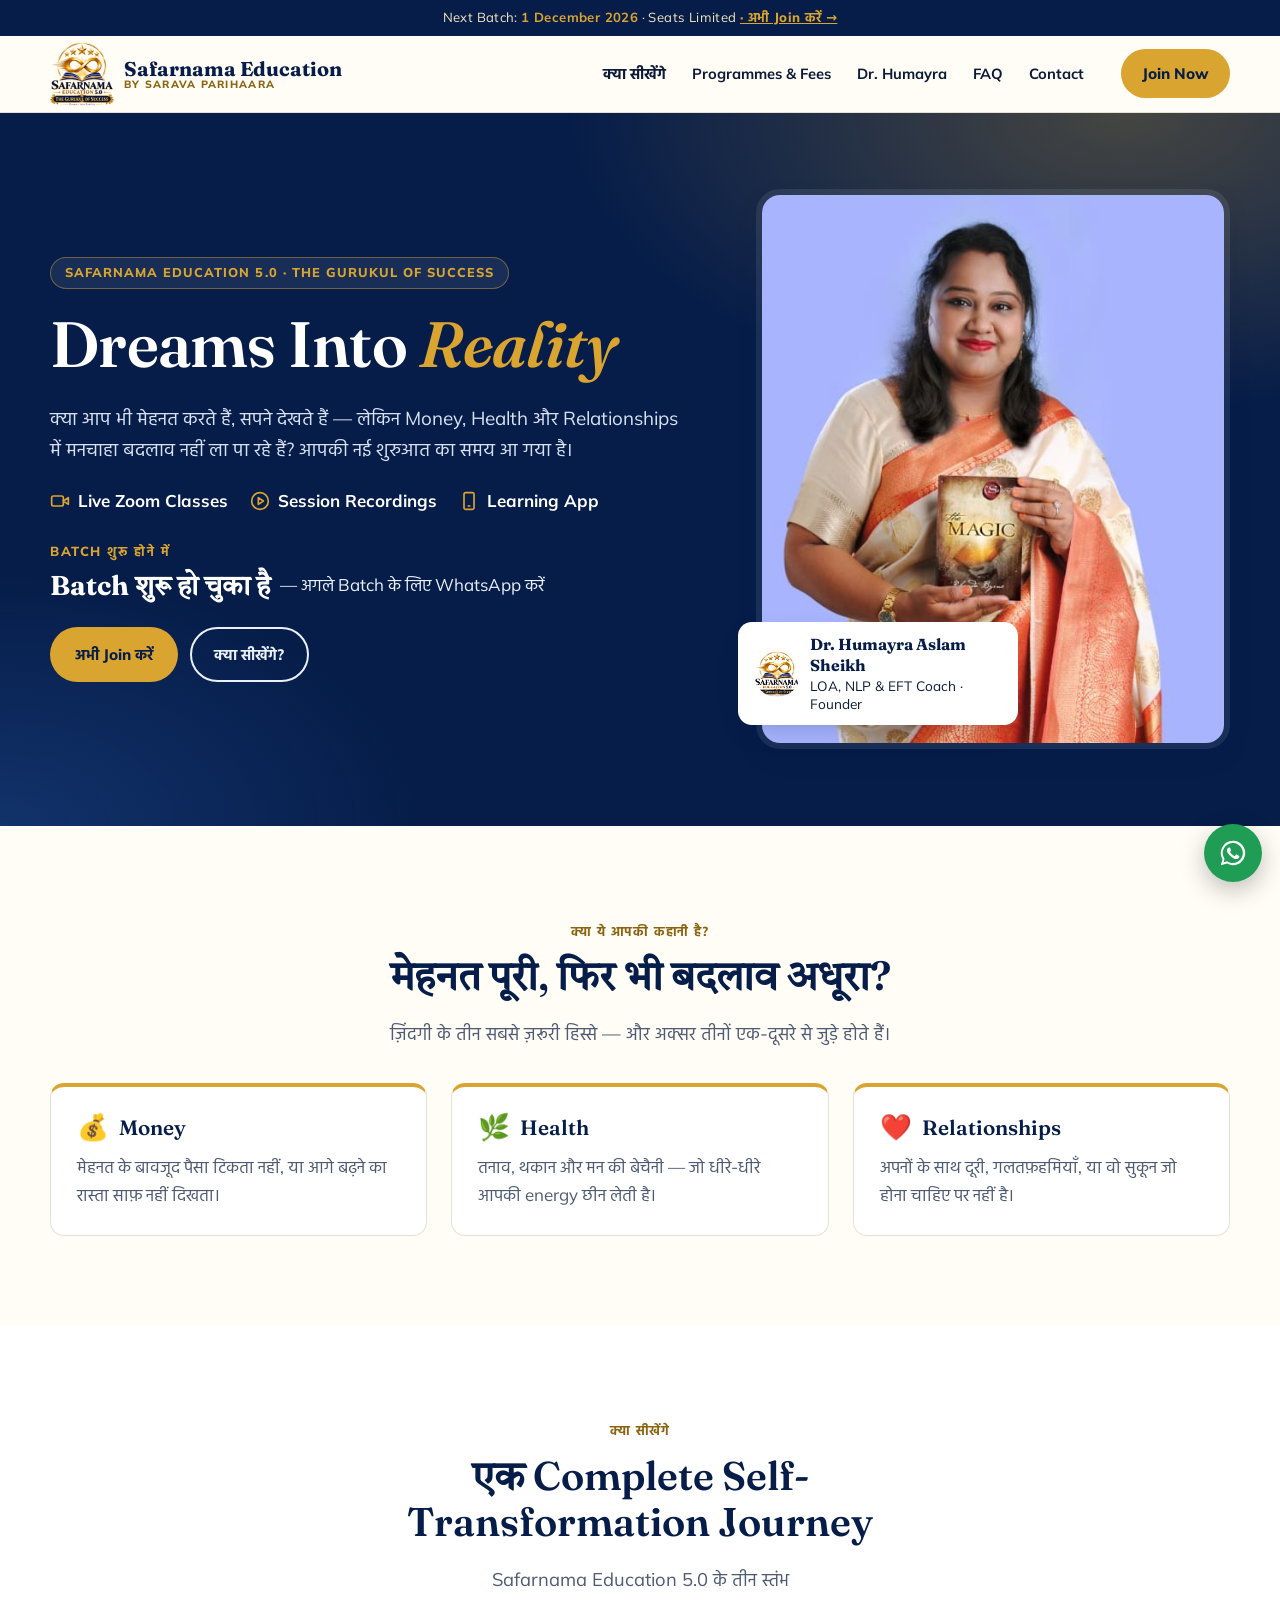
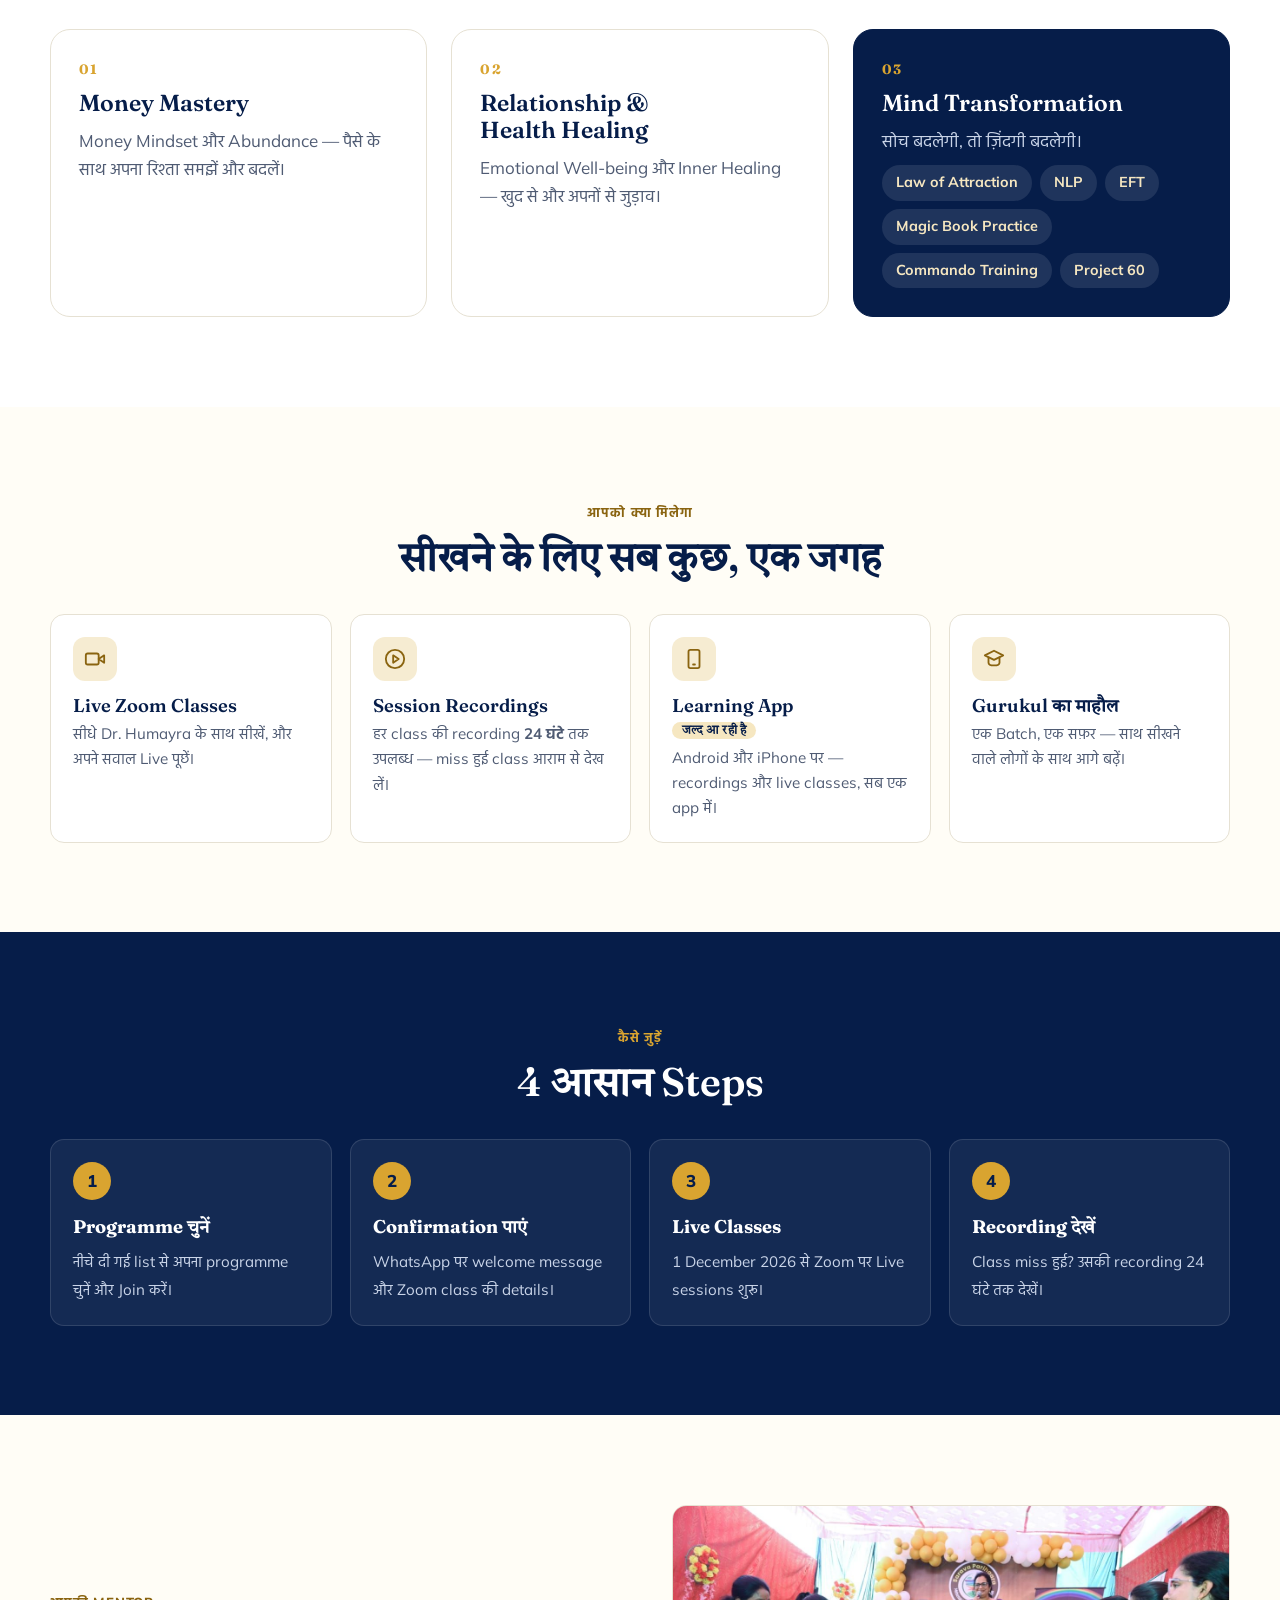
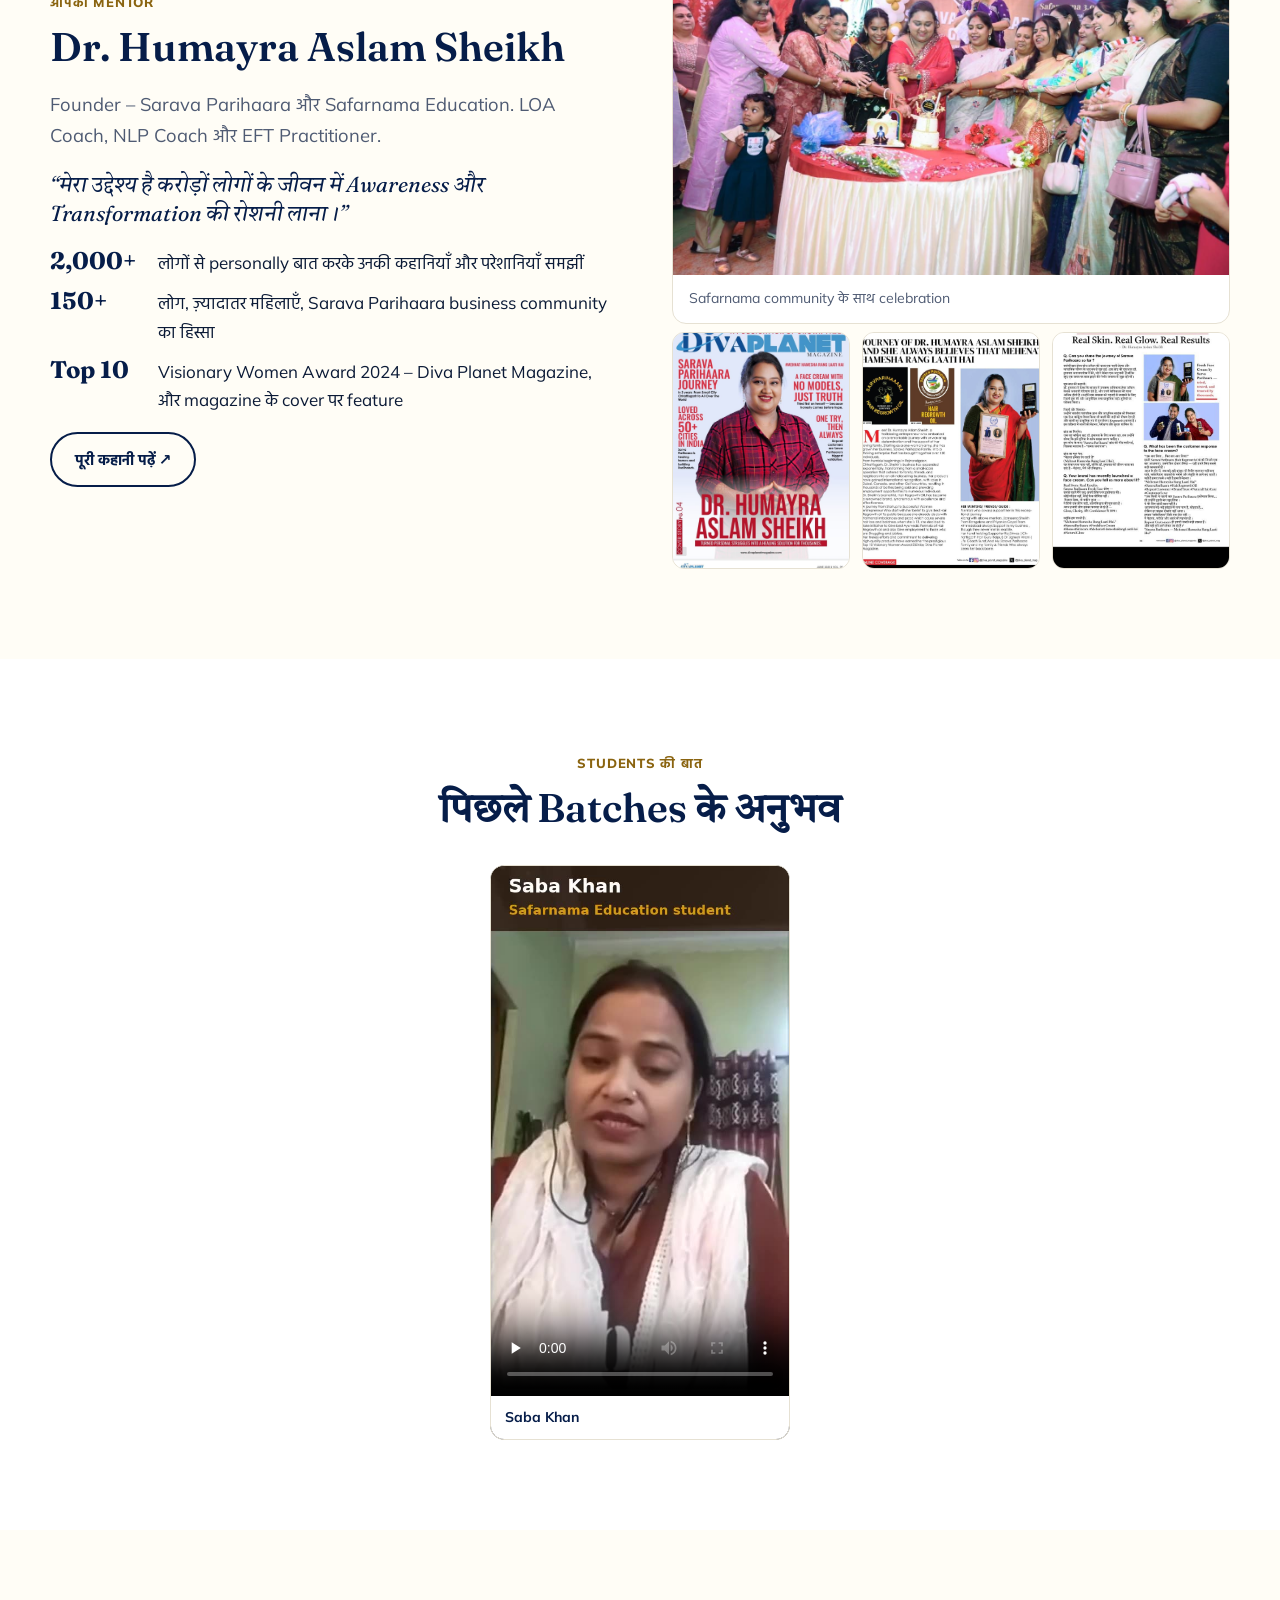
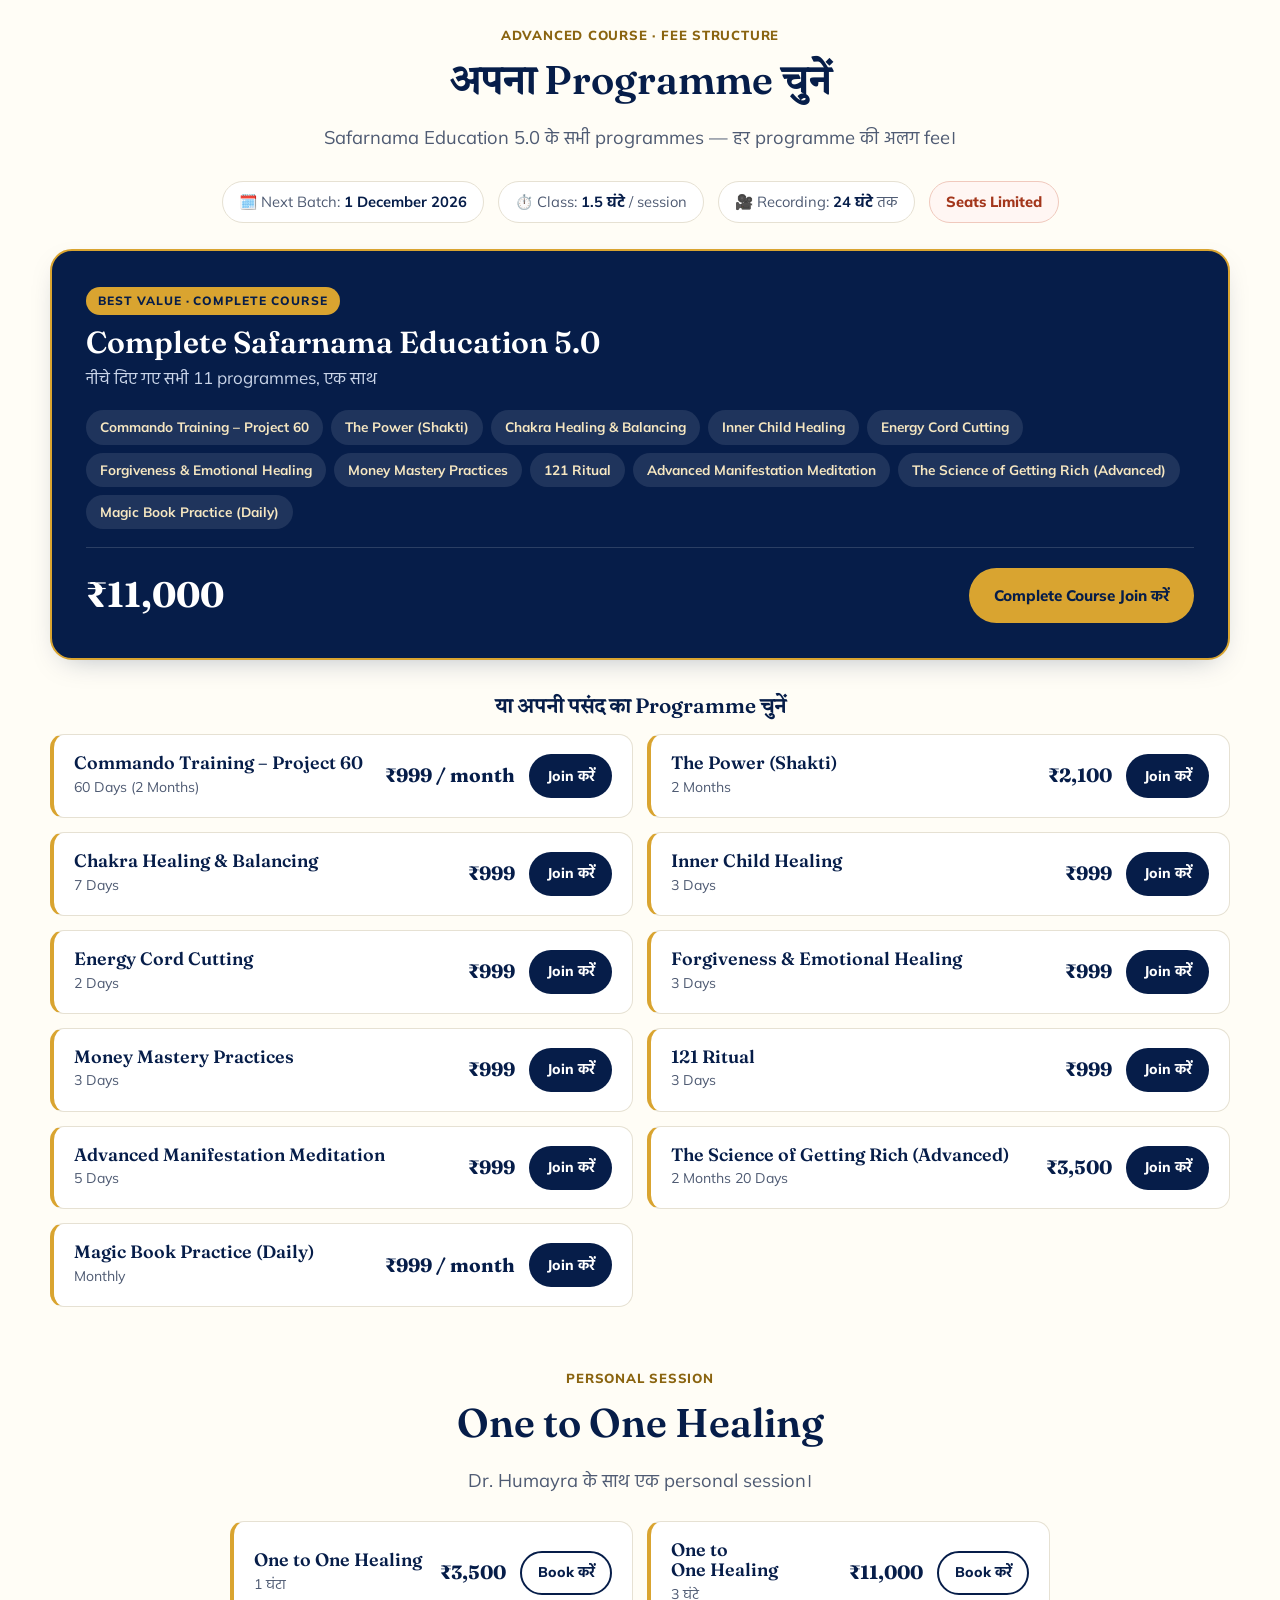
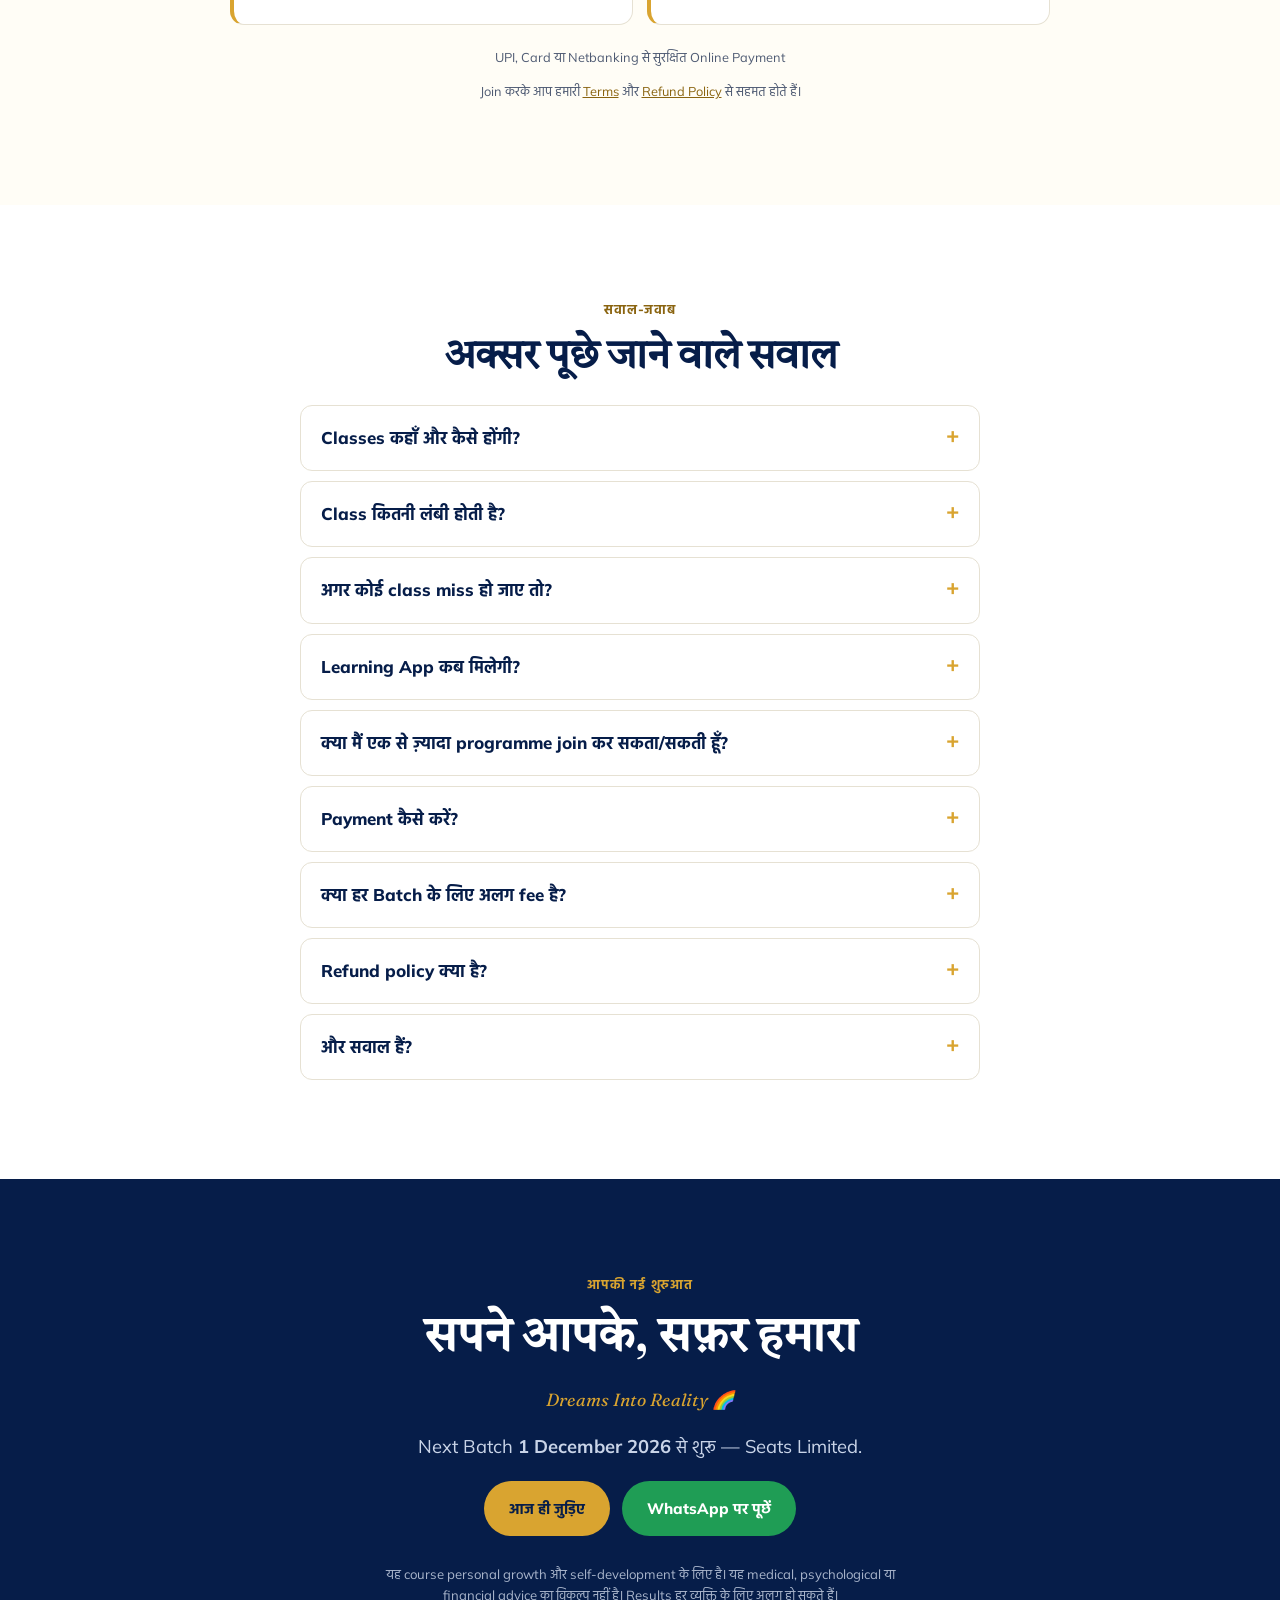
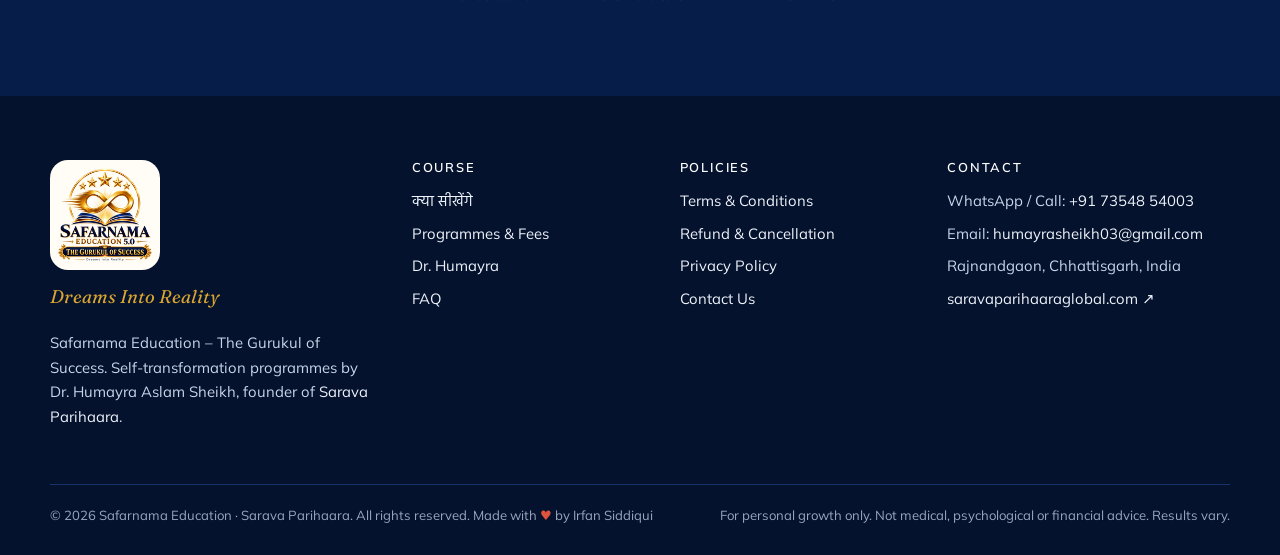
<file: index.html>
<!DOCTYPE html>
<html lang="hi">
<head>
<meta charset="utf-8">
<meta name="viewport" content="width=device-width, initial-scale=1">
<title>Safarnama Education 5.0 – LOA &amp; Healing Course | Dr. Humayra</title>
<meta name="description" content="Dr. Humayra Aslam Sheikh के साथ Live Zoom classes – Money Mastery, Law of Attraction, NLP, EFT और Healing programmes. Next batch 1 December 2026.">
<link rel="canonical" href="https://safarnama.club/">
<meta property="og:type" content="website">
<meta property="og:site_name" content="Safarnama Education">
<meta property="og:title" content="Safarnama Education 5.0 – The Gurukul of Success">
<meta property="og:description" content="Dreams Into Reality – Money Mastery, Law of Attraction, NLP, EFT और Healing programmes. Live Zoom classes with Dr. Humayra Aslam Sheikh. Next batch 1 Dec 2026.">
<meta property="og:image:width" content="1200">
<meta property="og:image:height" content="630">
<meta property="og:locale" content="hi_IN">
<meta property="og:url" content="https://safarnama.club/">
<meta property="og:image" content="https://safarnama.club/assets/img/og-image.jpg">
<meta name="twitter:card" content="summary_large_image">
<meta name="theme-color" content="#061d49">
<link rel="icon" type="image/png" href="favicon.png?v=3">
<link rel="apple-touch-icon" href="/assets/favicon.png?v=3">
<link rel="preconnect" href="https://fonts.googleapis.com">
<link rel="preconnect" href="https://fonts.gstatic.com" crossorigin>
<link href="https://fonts.googleapis.com/css2?family=Fraunces:ital,opsz,wght@0,9..144,500;0,9..144,600;0,9..144,700;1,9..144,500&family=Mulish:wght@400;600;700;800&family=Hind:wght@400;500;600;700&family=Tiro+Devanagari+Hindi:ital@0;1&display=swap" rel="stylesheet">
<link rel="stylesheet" href="assets/css/style.css?v=20261123b">
<link rel="stylesheet" href="assets/css/course.css?v=20261123b">
<script type="application/ld+json">
{"@context": "https://schema.org", "@graph": [{"@type": "EducationalOrganization", "@id": "https://safarnama.club/#org", "name": "Safarnama Education", "alternateName": "Safarnama Education 5.0 – The Gurukul of Success", "url": "https://safarnama.club/", "logo": "https://safarnama.club/assets/img/safarnama-logo.png", "founder": {"@type": "Person", "name": "Dr. Humayra Aslam Sheikh", "url": "https://saravaparihaaraglobal.com/founder.html"}, "parentOrganization": {"@type": "Organization", "name": "Sarava Parihaara", "url": "https://saravaparihaaraglobal.com/"}, "address": {"@type": "PostalAddress", "addressLocality": "Rajnandgaon", "addressRegion": "Chhattisgarh", "addressCountry": "IN"}, "contactPoint": {"@type": "ContactPoint", "telephone": "+91-73548-54003", "contactType": "customer support", "availableLanguage": ["Hindi", "English"]}}, {"@type": "WebSite", "@id": "https://safarnama.club/#website", "url": "https://safarnama.club/", "name": "Safarnama Education", "inLanguage": "hi", "publisher": {"@id": "https://safarnama.club/#org"}}, {"@type": "Course", "@id": "https://safarnama.club/#course", "name": "Safarnama Education 5.0 – The Gurukul of Success", "description": "Self-transformation programmes: Money Mastery, Law of Attraction, NLP, EFT, Chakra Healing, Inner Child Healing and more, with live Zoom classes.", "inLanguage": "hi", "provider": {"@id": "https://safarnama.club/#org"}, "instructor": {"@type": "Person", "name": "Dr. Humayra Aslam Sheikh"}, "offers": {"@type": "Offer", "category": "Paid", "price": "11000", "priceCurrency": "INR", "url": "https://safarnama.club/#join"}, "hasCourseInstance": {"@type": "CourseInstance", "courseMode": "Online", "startDate": "2026-12-01", "location": {"@type": "VirtualLocation", "url": "https://safarnama.club/"}}, "syllabusSections": [{"@type": "Syllabus", "name": "Commando Training – Project 60"}, {"@type": "Syllabus", "name": "The Power (Shakti)"}, {"@type": "Syllabus", "name": "Chakra Healing & Balancing"}, {"@type": "Syllabus", "name": "Inner Child Healing"}, {"@type": "Syllabus", "name": "Energy Cord Cutting"}, {"@type": "Syllabus", "name": "Forgiveness & Emotional Healing"}, {"@type": "Syllabus", "name": "Money Mastery Practices"}, {"@type": "Syllabus", "name": "121 Ritual"}, {"@type": "Syllabus", "name": "Advanced Manifestation Meditation"}, {"@type": "Syllabus", "name": "The Science of Getting Rich (Advanced)"}, {"@type": "Syllabus", "name": "Magic Book Practice"}]}]}
</script>
</head>
<body class="course" data-course-page>
<a href="#main" class="hp">Skip to content</a>
<div class="topbar">Next Batch: <b data-batch-date>1 December 2026</b> · <span data-seats>Seats Limited</span> <a href="#join">· अभी Join करें →</a></div>
<header class="site-header">
 <div class="wrap nav">
  <a class="brand" href="#main" aria-label="Safarnama Education home"><img src="assets/img/safarnama-logo-180.png" alt="" width="64" height="64"><span>Safarnama Education<small>by Sarava Parihaara</small></span></a>
  <button class="burger" aria-label="Open menu" aria-expanded="false" aria-controls="menu"><svg width="26" height="26" viewBox="0 0 24 24" fill="none" stroke="currentColor" stroke-width="2.2" stroke-linecap="round"><path d="M4 7h16M4 12h16M4 17h16"/></svg></button>
  <ul class="menu" id="menu">
   <li><a href="#curriculum">क्या सीखेंगे</a></li><li><a href="#join">Programmes &amp; Fees</a></li><li><a href="#founder">Dr. Humayra</a></li><li><a href="#faq">FAQ</a></li><li><a href="contact.html">Contact</a></li>
  </ul>
  <a class="btn btn-gold" href="#join">Join Now</a>
 </div>
</header>
<main id="main">

<!-- HERO -->
<section class="c-hero"><div class="wrap hero-grid">
 <div>
  <h1><span class="kicker">Safarnama Education 5.0 · The Gurukul of Success</span>Dreams Into <em>Reality</em></h1>
  <p class="lead">क्या आप भी मेहनत करते हैं, सपने देखते हैं — लेकिन Money, Health और Relationships में मनचाहा बदलाव नहीं ला पा रहे हैं? आपकी नई शुरुआत का समय आ गया है।</p>
  <ul class="hero-facts">
   <li><svg viewBox="0 0 24 24" fill="none" stroke="currentColor" stroke-width="2" stroke-linecap="round" stroke-linejoin="round"><path d="m22 8-6 4 6 4V8Z"/><rect x="2" y="6" width="14" height="12" rx="2"/></svg>Live Zoom Classes</li>
   <li><svg viewBox="0 0 24 24" fill="none" stroke="currentColor" stroke-width="2" stroke-linecap="round" stroke-linejoin="round"><circle cx="12" cy="12" r="10"/><path d="m10 8 6 4-6 4V8Z"/></svg>Session Recordings</li>
   <li><svg viewBox="0 0 24 24" fill="none" stroke="currentColor" stroke-width="2" stroke-linecap="round" stroke-linejoin="round"><rect x="6" y="2" width="12" height="20" rx="2"/><path d="M11 18h2"/></svg>Learning App</li>
  </ul>
  <p class="cd-label">Batch शुरू होने में</p>
  <div class="countdown" data-countdown aria-live="off"></div>
  <div class="btn-row" style="margin-top:26px"><a class="btn btn-gold" data-join href="#join">अभी Join करें</a><a class="btn btn-ghost" href="#curriculum">क्या सीखेंगे?</a></div>
 </div>
 <div class="hero-art">
  <img src="assets/img/founder-safarnama.jpg" alt="Dr. Humayra Aslam Sheikh holding the book The Magic" width="540" height="806">
  <div class="hero-badge"><img src="assets/img/safarnama-logo-180.png" alt=""><p><b>Dr. Humayra Aslam Sheikh</b>LOA, NLP &amp; EFT Coach · Founder</p></div>
 </div>
</div></section>

<!-- SPECIAL EVENT (from course-config.js) -->
<section class="section alt event-sec" data-event hidden></section>

<!-- PAIN -->
<section class="section"><div class="wrap">
 <div class="center narrow" style="margin:0 auto 34px"><span class="eyebrow">क्या ये आपकी कहानी है?</span><h2>मेहनत पूरी, फिर भी बदलाव अधूरा?</h2><p class="lead">ज़िंदगी के तीन सबसे ज़रूरी हिस्से — और अक्सर तीनों एक-दूसरे से जुड़े होते हैं।</p></div>
 <div class="grid g3">
  <div class="pain"><h3><span class="emo" aria-hidden="true">💰</span>Money</h3><p>मेहनत के बावजूद पैसा टिकता नहीं, या आगे बढ़ने का रास्ता साफ़ नहीं दिखता।</p></div>
  <div class="pain"><h3><span class="emo" aria-hidden="true">🌿</span>Health</h3><p>तनाव, थकान और मन की बेचैनी — जो धीरे-धीरे आपकी energy छीन लेती है।</p></div>
  <div class="pain"><h3><span class="emo" aria-hidden="true">❤️</span>Relationships</h3><p>अपनों के साथ दूरी, गलतफ़हमियाँ, या वो सुकून जो होना चाहिए पर नहीं है।</p></div>
 </div>
</div></section>

<!-- CURRICULUM -->
<section class="section alt" id="curriculum"><div class="wrap">
 <div class="center narrow" style="margin:0 auto 34px"><span class="eyebrow">क्या सीखेंगे</span><h2>एक Complete Self-Transformation Journey</h2><p class="lead">Safarnama Education 5.0 के तीन स्तंभ</p></div>
 <div class="grid g3">
  <div class="pillar"><span class="num">01</span><h3>Money Mastery</h3><p>Money Mindset और Abundance — पैसे के साथ अपना रिश्ता समझें और बदलें।</p></div>
  <div class="pillar"><span class="num">02</span><h3>Relationship &amp; Health Healing</h3><p>Emotional Well-being और Inner Healing — खुद से और अपनों से जुड़ाव।</p></div>
  <div class="pillar feature"><span class="num">03</span><h3>Mind Transformation</h3><p>सोच बदलेगी, तो ज़िंदगी बदलेगी।</p>
   <div class="ingredients"><span>Law of Attraction</span><span>NLP</span><span>EFT</span><span>Magic Book Practice</span><span>Commando Training</span><span>Project 60</span></div></div>
 </div>
</div></section>

<!-- WHAT YOU GET -->
<section class="section"><div class="wrap">
 <div class="center narrow" style="margin:0 auto 34px"><span class="eyebrow">आपको क्या मिलेगा</span><h2>सीखने के लिए सब कुछ, एक जगह</h2></div>
 <div class="gets">
  <div class="get"><div class="icon" aria-hidden="true"><svg viewBox="0 0 24 24" fill="none" stroke="currentColor" stroke-width="2" stroke-linecap="round" stroke-linejoin="round"><path d="m22 8-6 4 6 4V8Z"/><rect x="2" y="6" width="14" height="12" rx="2"/></svg></div><h3>Live Zoom Classes</h3><p>सीधे Dr. Humayra के साथ सीखें, और अपने सवाल Live पूछें।</p></div>
  <div class="get"><div class="icon" aria-hidden="true"><svg viewBox="0 0 24 24" fill="none" stroke="currentColor" stroke-width="2" stroke-linecap="round" stroke-linejoin="round"><circle cx="12" cy="12" r="10"/><path d="m10 8 6 4-6 4V8Z"/></svg></div><h3>Session Recordings</h3><p>हर class की recording <b data-recording-access>24 घंटे</b> तक उपलब्ध — miss हुई class आराम से देख लें।</p></div>
  <div class="get"><div class="icon" aria-hidden="true"><svg viewBox="0 0 24 24" fill="none" stroke="currentColor" stroke-width="2" stroke-linecap="round" stroke-linejoin="round"><rect x="6" y="2" width="12" height="20" rx="2"/><path d="M11 18h2"/></svg></div><h3>Learning App <span class="soon-tag">जल्द आ रही है</span></h3><p>Android और iPhone पर — recordings और live classes, सब एक app में।</p></div>
  <div class="get"><div class="icon" aria-hidden="true"><svg viewBox="0 0 24 24" fill="none" stroke="currentColor" stroke-width="2" stroke-linecap="round" stroke-linejoin="round"><path d="M12 3 2 8l10 5 10-5-10-5Z"/><path d="M6 10.5V16c0 1.7 2.7 3 6 3s6-1.3 6-3v-5.5"/></svg></div><h3>Gurukul का माहौल</h3><p>एक Batch, एक सफ़र — साथ सीखने वाले लोगों के साथ आगे बढ़ें।</p></div>
 </div>
</div></section>

<!-- HOW IT WORKS -->
<section class="section dark" id="how"><div class="wrap">
 <div class="center narrow" style="margin:0 auto 34px"><span class="eyebrow">कैसे जुड़ें</span><h2>4 आसान Steps</h2></div>
 <ol class="flow">
  <li><b>Programme चुनें</b><span>नीचे दी गई list से अपना programme चुनें और Join करें।</span></li>
  <li><b>Confirmation पाएं</b><span>WhatsApp पर welcome message और Zoom class की details।</span></li>
  <li><b>Live Classes</b><span><span data-batch-date>1 December 2026</span> से Zoom पर Live sessions शुरू।</span></li>
  <li><b>Recording देखें</b><span>Class miss हुई? उसकी recording 24 घंटे तक देखें।</span></li>
 </ol>
</div></section>

<!-- FOUNDER -->
<section class="section" id="founder"><div class="wrap split">
 <div>
  <span class="eyebrow">आपकी Mentor</span>
  <h2>Dr. Humayra Aslam Sheikh</h2>
  <p class="lead">Founder – Sarava Parihaara और Safarnama Education. LOA Coach, NLP Coach और EFT Practitioner.</p>
  <p class="quote" style="font-size:1.35rem">“मेरा उद्देश्य है करोड़ों लोगों के जीवन में Awareness और Transformation की रोशनी लाना।”</p>
  <ul class="creds">
   <li><b>2,000+</b><span>लोगों से personally बात करके उनकी कहानियाँ और परेशानियाँ समझीं</span></li>
   <li><b>150+</b><span>लोग, ज़्यादातर महिलाएँ, Sarava Parihaara business community का हिस्सा</span></li>
   <li><b>Top 10</b><span>Visionary Women Award 2024 – Diva Planet Magazine, और magazine के cover पर feature</span></li>
  </ul>
  <a class="btn btn-ghost" href="https://saravaparihaaraglobal.com/founder.html" target="_blank" rel="noopener">पूरी कहानी पढ़ें ↗</a>
 </div>
 <div>
  <figure class="tile"><img src="assets/img/community.jpg" alt="Dr. Humayra with the Safarnama community at a celebration" loading="lazy" width="1280" height="851"><figcaption>Safarnama community के साथ celebration</figcaption></figure>
  <div class="press">
   <img src="assets/img/press-cover.jpg" alt="Diva Planet magazine cover featuring Dr. Humayra" loading="lazy">
   <img src="assets/img/press-article.jpg" alt="Diva Planet feature article" loading="lazy">
   <img src="assets/img/press-hindi.jpg" alt="Hindi interview feature" loading="lazy">
  </div>
 </div>
</div></section>

<!-- TESTIMONIALS (hidden until added in course-config.js) -->
<section class="section alt" id="reviews" data-testimonials hidden><div class="wrap">
 <div class="center narrow" style="margin:0 auto 34px"><span class="eyebrow">Students की बात</span><h2>पिछले Batches के अनुभव</h2></div>
 <div class="t-wrap">
  <div class="t-grid" data-t-text></div>
  <div class="t-grid" data-t-shots></div>
  <div class="videos" data-t-videos></div>
 </div>
</div></section>

<!-- PROGRAMMES & FEES -->
<section class="section" id="join"><div class="wrap">
 <div class="center narrow" style="margin:0 auto 28px"><span class="eyebrow">Advanced Course · Fee Structure</span><h2>अपना Programme चुनें</h2><p class="lead">Safarnama Education 5.0 के सभी programmes — हर programme की अलग fee।</p></div>
 <div class="batch-strip">
  <span>🗓️ Next Batch: <b data-batch-date>1 December 2026</b></span>
  <span>⏱️ Class: <b data-class-duration>1.5 घंटे</b> / session</span>
  <span>🎥 Recording: <b data-recording-access>24 घंटे</b> तक</span>
  <span class="seats" data-seats>Seats Limited</span>
 </div>
 <div data-bundle></div>
 <h3 class="center" style="margin:34px 0 16px">या अपनी पसंद का Programme चुनें</h3>
 <div class="progs" data-programmes></div>
 <div class="center narrow" style="margin:56px auto 24px"><span class="eyebrow">Personal Session</span><h2>One to One Healing</h2><p class="lead">Dr. Humayra के साथ एक personal session।</p></div>
 <div class="progs two" data-one-to-one></div>
 <p class="small center" data-pay-note style="margin-top:22px"></p>
 <p class="small center">Join करके आप हमारी <a href="terms.html">Terms</a> और <a href="refund-policy.html">Refund Policy</a> से सहमत होते हैं।</p>
</div></section>

<!-- FAQ -->
<section class="section alt" id="faq"><div class="wrap narrow" style="margin-inline:auto">
 <div class="center" style="margin-bottom:28px"><span class="eyebrow">सवाल-जवाब</span><h2>अक्सर पूछे जाने वाले सवाल</h2></div>
 <details><summary>Classes कहाँ और कैसे होंगी?</summary><div>सभी Live Classes Zoom पर होंगी। Join करने के बाद Zoom link और class schedule WhatsApp पर भेजा जाएगा।</div></details>
 <details><summary>Class कितनी लंबी होती है?</summary><div>हर session लगभग 1.5 घंटे का होता है।</div></details>
 <details><summary>अगर कोई class miss हो जाए तो?</summary><div>हर class की recording 24 घंटे तक उपलब्ध रहती है, ताकि आप उसे अपने समय पर देख सकें।</div></details>
 <details><summary>Learning App कब मिलेगी?</summary><div>Android और iPhone के लिए हमारी Learning App जल्द launch हो रही है। Enrolled students को login की जानकारी WhatsApp पर भेजी जाएगी।</div></details>
 <details><summary>क्या मैं एक से ज़्यादा programme join कर सकता/सकती हूँ?</summary><div>हाँ। हर programme की fee अलग है — आप जितने चाहें उतने programmes चुन सकते हैं। सभी programmes एक साथ लेने के लिए Complete Course (₹11,000) चुनें।</div></details>
 <details><summary>Payment कैसे करें?</summary><div>अपने programme के आगे “Join करें” दबाएं। किसी भी मदद के लिए हमें WhatsApp करें।</div></details>
 <details><summary>क्या हर Batch के लिए अलग fee है?</summary><div>हाँ। हर Batch एक अलग enrolment है।</div></details>
 <details><summary>Refund policy क्या है?</summary><div>पूरी जानकारी के लिए हमारी <a href="refund-policy.html">Refund Policy</a> देखें।</div></details>
 <details><summary>और सवाल हैं?</summary><div>हमें WhatsApp पर message करें: <a href="#" data-wa-link="Hello! Safarnama Education 5.0 के बारे में मेरा एक सवाल है।">Chat करें</a></div></details>
</div></section>

<!-- FINAL CTA -->
<section class="section dark c-final"><div class="wrap narrow" style="margin-inline:auto">
 <span class="eyebrow">आपकी नई शुरुआत</span>
 <h2>सपने आपके, सफ़र हमारा</h2>
 <p class="tagline">Dreams Into Reality 🌈</p>
 <p class="lead">Next Batch <b data-batch-date>1 December 2026</b> से शुरू — <span data-seats>Seats Limited</span>.</p>
 <div class="btn-row" style="justify-content:center;margin-top:18px"><a class="btn btn-gold" data-join href="#join">आज ही जुड़िए</a><a class="btn btn-wa" href="#" data-wa-link="Hello! Safarnama Education 5.0 के बारे में जानकारी चाहिए।">WhatsApp पर पूछें</a></div>
 <p class="disclaimer" style="color:#aab6cc">यह course personal growth और self-development के लिए है। यह medical, psychological या financial advice का विकल्प नहीं है। Results हर व्यक्ति के लिए अलग हो सकते हैं।</p>
</div></section>
</main>

<div class="join-bar" aria-hidden="false"><div class="jb-text"><b>Safarnama Education 5.0</b>Batch: <span data-batch-date>1 December 2026</span></div><a class="btn btn-gold" data-join href="#join">Join करें</a></div>
<footer class="site-footer">
 <div class="wrap foot-grid">
  <div class="foot-brand">
   <img src="assets/img/safarnama-logo-180.png" alt="Safarnama Education 5.0 logo" width="110" height="110">
   <p class="motto">Dreams Into Reality</p>
   <p>Safarnama Education – The Gurukul of Success. Self-transformation programmes by Dr. Humayra Aslam Sheikh, founder of <a href="https://saravaparihaaraglobal.com" target="_blank" rel="noopener">Sarava Parihaara</a>.</p>
  </div>
  <div><h4>Course</h4><ul><li><a href="index.html#curriculum">क्या सीखेंगे</a></li><li><a href="index.html#join">Programmes &amp; Fees</a></li><li><a href="index.html#founder">Dr. Humayra</a></li><li><a href="index.html#faq">FAQ</a></li></ul></div>
  <div><h4>Policies</h4><ul><li><a href="terms.html">Terms &amp; Conditions</a></li><li><a href="refund-policy.html">Refund &amp; Cancellation</a></li><li><a href="privacy.html">Privacy Policy</a></li><li><a href="contact.html">Contact Us</a></li></ul></div>
  <div><h4>Contact</h4><ul>
   <li>WhatsApp / Call: <a href="#" data-phone>+91 73548 54003</a></li>
   <li>Email: <a href="#" data-email>humayrasheikh03@gmail.com</a></li>
   <li>Rajnandgaon, Chhattisgarh, India</li>
   <li><a href="https://saravaparihaaraglobal.com" target="_blank" rel="noopener">saravaparihaaraglobal.com ↗</a></li></ul></div>
 </div>
 <div class="wrap foot-bottom"><span>© <span data-year>2026</span> Safarnama Education · Sarava Parihaara. All rights reserved. Made with <span class="heart" aria-label="love">♥️</span> by Irfan Siddiqui</span><span>For personal growth only. Not medical, psychological or financial advice. Results vary.</span></div>
</footer>
<a class="wa-float" href="#" data-wa-link="Hello! Safarnama Education 5.0 के बारे में मेरा एक सवाल है।" aria-label="Chat with us on WhatsApp"><svg viewBox="0 0 32 32" aria-hidden="true"><path d="M16 3a13 13 0 0 0-11.2 19.6L3 29l6.6-1.7A13 13 0 1 0 16 3Zm0 23.7c-2 0-4-.5-5.7-1.6l-.4-.2-3.9 1 1-3.8-.3-.4A10.7 10.7 0 1 1 16 26.7Zm5.9-8c-.3-.2-1.9-1-2.2-1s-.5-.2-.7.2-.8 1-1 1.2-.4.2-.7 0a8.8 8.8 0 0 1-4.4-3.8c-.3-.6.3-.5 1-1.7.1-.2 0-.4 0-.5l-1-2.4c-.3-.6-.5-.5-.7-.5h-.6a1.2 1.2 0 0 0-.9.4 3.6 3.6 0 0 0-1.1 2.7 6.3 6.3 0 0 0 1.3 3.3 14.4 14.4 0 0 0 5.5 4.9c2 .9 2.9 1 3.9.8a3.3 3.3 0 0 0 2.2-1.5 2.7 2.7 0 0 0 .2-1.5c-.1-.2-.3-.3-.6-.5Z"/></svg></a>
<script src="assets/js/course-config.js?v=20261123b"></script>
<script src="assets/js/site.js?v=20261123b"></script>
<script src="assets/js/course.js?v=20261123b"></script>
</body>
</html>
</file>
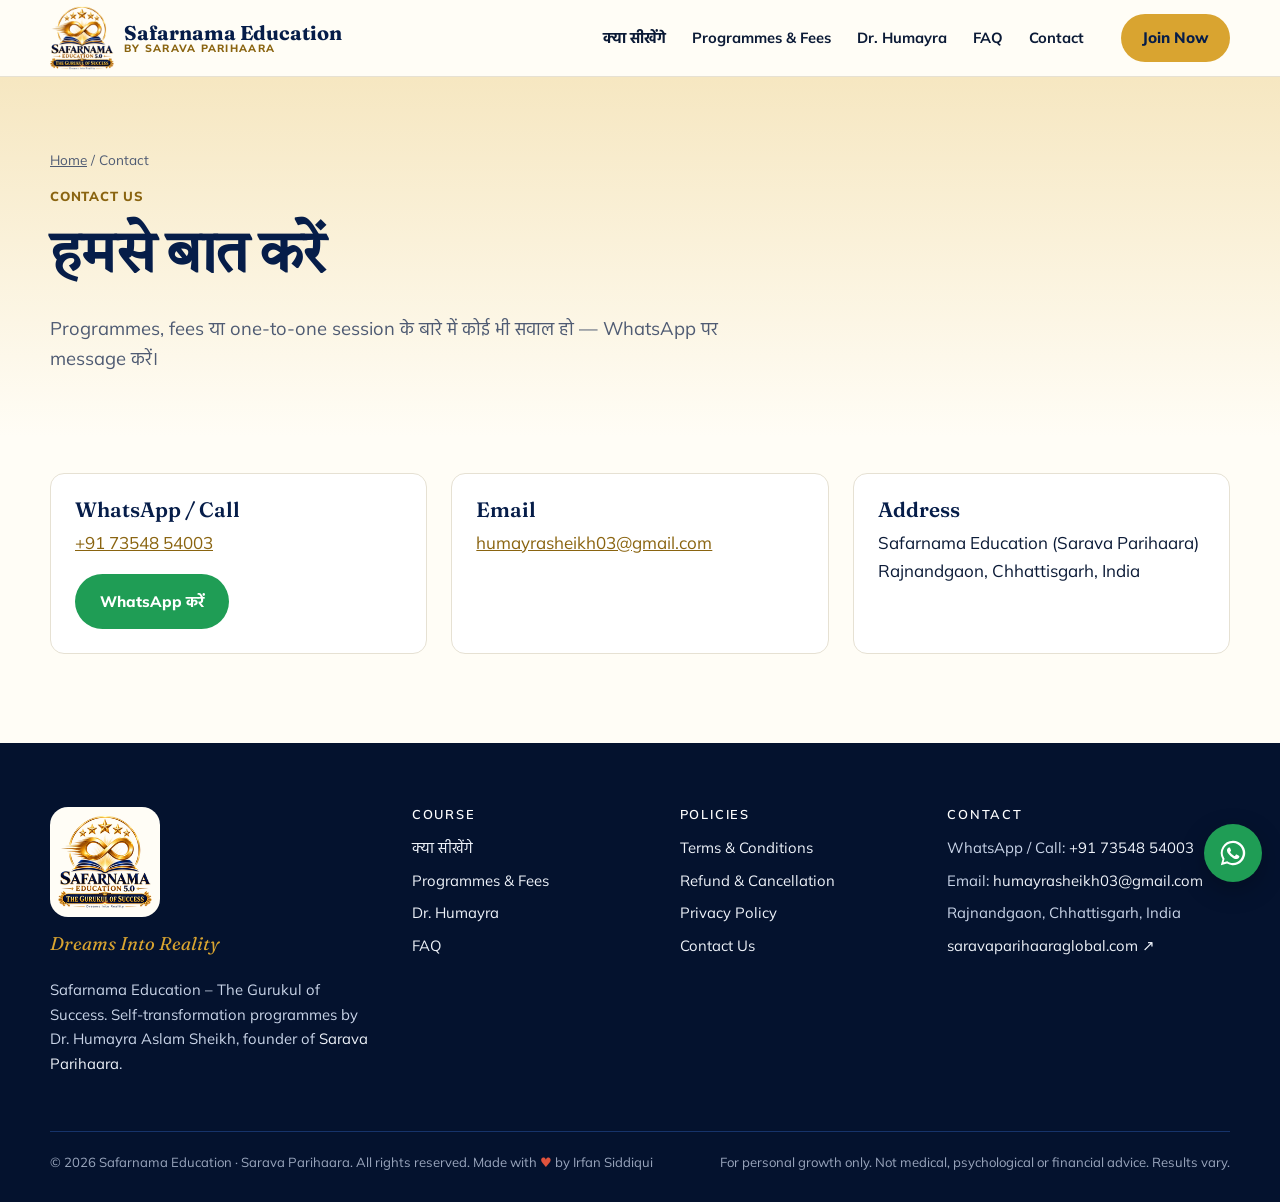
<file: contact.html>
<!DOCTYPE html>
<html lang="hi">
<head>
<meta charset="utf-8">
<meta name="viewport" content="width=device-width, initial-scale=1">
<title>Contact Us | Safarnama Education</title>
<meta name="description" content="Contact Safarnama Education – WhatsApp, phone and email for Dr. Humayra Aslam Sheikh’s programmes.">
<link rel="canonical" href="https://safarnama.club/contact.html">
<meta property="og:type" content="website">
<meta property="og:site_name" content="Safarnama Education">
<meta property="og:title" content="Contact Us | Safarnama Education">
<meta property="og:description" content="Contact Safarnama Education – WhatsApp, phone and email for Dr. Humayra Aslam Sheikh’s programmes.">
<meta property="og:url" content="https://safarnama.club/contact.html">
<meta property="og:image" content="https://safarnama.club/assets/img/og-image.jpg">
<meta name="twitter:card" content="summary_large_image">
<meta name="theme-color" content="#061d49">
<link rel="icon" type="image/png" href="/favicon.png?v=3">
<link rel="preconnect" href="https://fonts.googleapis.com">
<link rel="preconnect" href="https://fonts.gstatic.com" crossorigin>
<link href="https://fonts.googleapis.com/css2?family=Fraunces:ital,opsz,wght@0,9..144,500;0,9..144,600;0,9..144,700;1,9..144,500&family=Mulish:wght@400;600;700;800&family=Hind:wght@400;500;600;700&family=Tiro+Devanagari+Hindi:ital@0;1&display=swap" rel="stylesheet">
<link rel="stylesheet" href="/assets/css/style.css?v=20261123b">
<link rel="stylesheet" href="/assets/css/course.css?v=20261123b">
</head>
<body class="course">
<a href="#main" class="hp">Skip to content</a>
<header class="site-header">
 <div class="wrap nav">
  <a class="brand" href="index.html" aria-label="Safarnama Education home"><img src="assets/img/safarnama-logo-180.png" alt="" width="64" height="64"><span>Safarnama Education<small>by Sarava Parihaara</small></span></a>
  <button class="burger" aria-label="Open menu" aria-expanded="false" aria-controls="menu"><svg width="26" height="26" viewBox="0 0 24 24" fill="none" stroke="currentColor" stroke-width="2.2" stroke-linecap="round"><path d="M4 7h16M4 12h16M4 17h16"/></svg></button>
  <ul class="menu" id="menu">
   <li><a href="index.html#curriculum">क्या सीखेंगे</a></li><li><a href="index.html#join">Programmes &amp; Fees</a></li><li><a href="index.html#founder">Dr. Humayra</a></li><li><a href="index.html#faq">FAQ</a></li><li><a href="contact.html">Contact</a></li>
  </ul>
  <a class="btn btn-gold" href="index.html#join">Join Now</a>
 </div>
</header>
<main id="main">
<section class="page-head"><div class="wrap"><nav class="crumbs" aria-label="Breadcrumb"><a href="index.html">Home</a> / Contact</nav><span class="eyebrow">Contact Us</span><h1>हमसे बात करें</h1><p class="lead narrow">Programmes, fees या one-to-one session के बारे में कोई भी सवाल हो — WhatsApp पर message करें।</p></div></section>
<section class="section" style="padding-top:36px"><div class="wrap grid g3">
 <div class="card"><h3>WhatsApp / Call</h3><p><a href="#" data-phone>+91 73548 54003</a></p><a class="btn btn-wa" href="#" data-wa-link="Hello! Safarnama Education के बारे में जानकारी चाहिए।">WhatsApp करें</a></div>
 <div class="card"><h3>Email</h3><p><a href="#" data-email>humayrasheikh03@gmail.com</a></p></div>
 <div class="card"><h3>Address</h3><p>Safarnama Education (Sarava Parihaara)<br>Rajnandgaon, Chhattisgarh, India</p></div>
</div></section>
</main>
<footer class="site-footer">
 <div class="wrap foot-grid">
  <div class="foot-brand">
   <img src="assets/img/safarnama-logo-180.png" alt="Safarnama Education 5.0 logo" width="110" height="110">
   <p class="motto">Dreams Into Reality</p>
   <p>Safarnama Education – The Gurukul of Success. Self-transformation programmes by Dr. Humayra Aslam Sheikh, founder of <a href="https://saravaparihaaraglobal.com" target="_blank" rel="noopener">Sarava Parihaara</a>.</p>
  </div>
  <div><h4>Course</h4><ul><li><a href="index.html#curriculum">क्या सीखेंगे</a></li><li><a href="index.html#join">Programmes &amp; Fees</a></li><li><a href="index.html#founder">Dr. Humayra</a></li><li><a href="index.html#faq">FAQ</a></li></ul></div>
  <div><h4>Policies</h4><ul><li><a href="terms.html">Terms &amp; Conditions</a></li><li><a href="refund-policy.html">Refund &amp; Cancellation</a></li><li><a href="privacy.html">Privacy Policy</a></li><li><a href="contact.html">Contact Us</a></li></ul></div>
  <div><h4>Contact</h4><ul>
   <li>WhatsApp / Call: <a href="#" data-phone>+91 73548 54003</a></li>
   <li>Email: <a href="#" data-email>humayrasheikh03@gmail.com</a></li>
   <li>Rajnandgaon, Chhattisgarh, India</li>
   <li><a href="https://saravaparihaaraglobal.com" target="_blank" rel="noopener">saravaparihaaraglobal.com ↗</a></li></ul></div>
 </div>
 <div class="wrap foot-bottom"><span>© <span data-year>2026</span> Safarnama Education · Sarava Parihaara. All rights reserved. Made with <span class="heart" aria-label="love">♥️</span> by Irfan Siddiqui</span><span>For personal growth only. Not medical, psychological or financial advice. Results vary.</span></div>
</footer>
<a class="wa-float" href="#" data-wa-link="Hello! Safarnama Education 5.0 के बारे में मेरा एक सवाल है।" aria-label="Chat with us on WhatsApp"><svg viewBox="0 0 32 32" aria-hidden="true"><path d="M16 3a13 13 0 0 0-11.2 19.6L3 29l6.6-1.7A13 13 0 1 0 16 3Zm0 23.7c-2 0-4-.5-5.7-1.6l-.4-.2-3.9 1 1-3.8-.3-.4A10.7 10.7 0 1 1 16 26.7Zm5.9-8c-.3-.2-1.9-1-2.2-1s-.5-.2-.7.2-.8 1-1 1.2-.4.2-.7 0a8.8 8.8 0 0 1-4.4-3.8c-.3-.6.3-.5 1-1.7.1-.2 0-.4 0-.5l-1-2.4c-.3-.6-.5-.5-.7-.5h-.6a1.2 1.2 0 0 0-.9.4 3.6 3.6 0 0 0-1.1 2.7 6.3 6.3 0 0 0 1.3 3.3 14.4 14.4 0 0 0 5.5 4.9c2 .9 2.9 1 3.9.8a3.3 3.3 0 0 0 2.2-1.5 2.7 2.7 0 0 0 .2-1.5c-.1-.2-.3-.3-.6-.5Z"/></svg></a>
<script src="/assets/js/course-config.js?v=20261123b"></script>
<script src="/assets/js/site.js?v=20261123b"></script>
<script src="/assets/js/course.js?v=20261123b"></script>
</body>
</html>
</file>
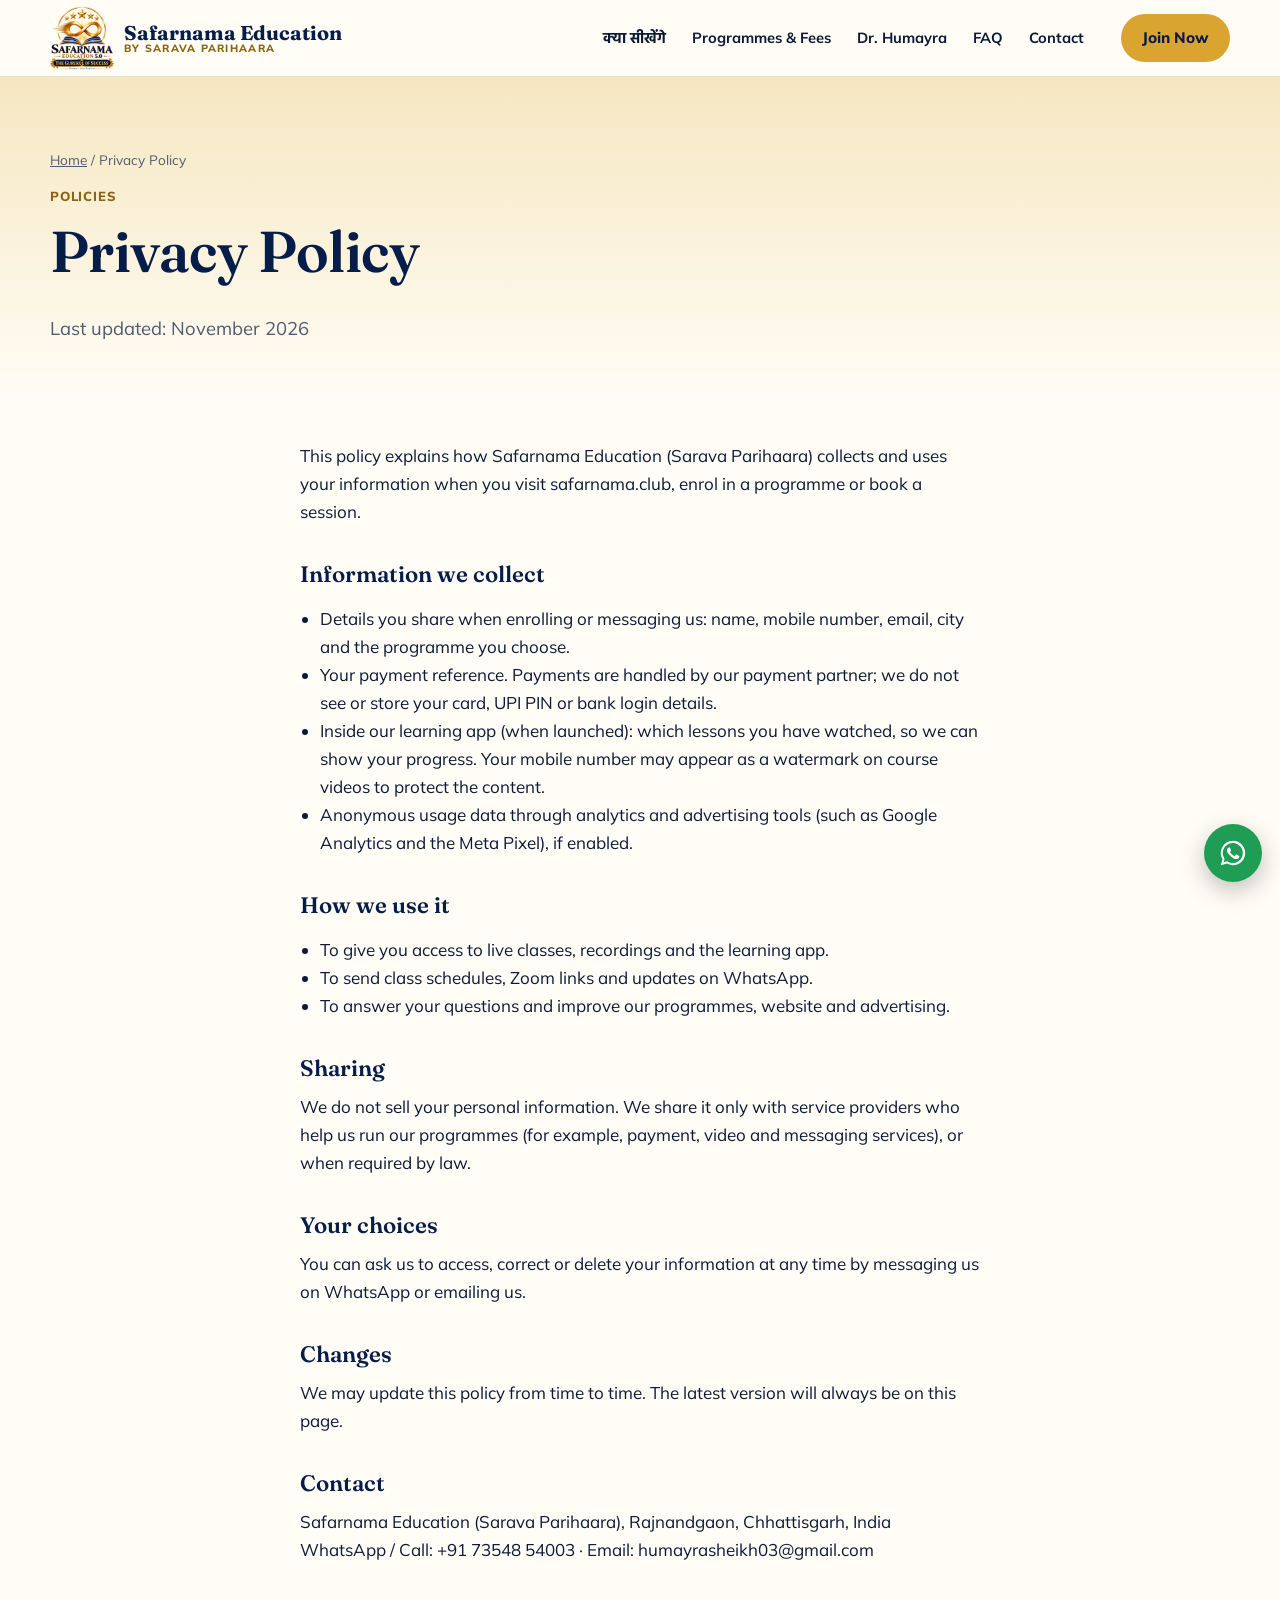
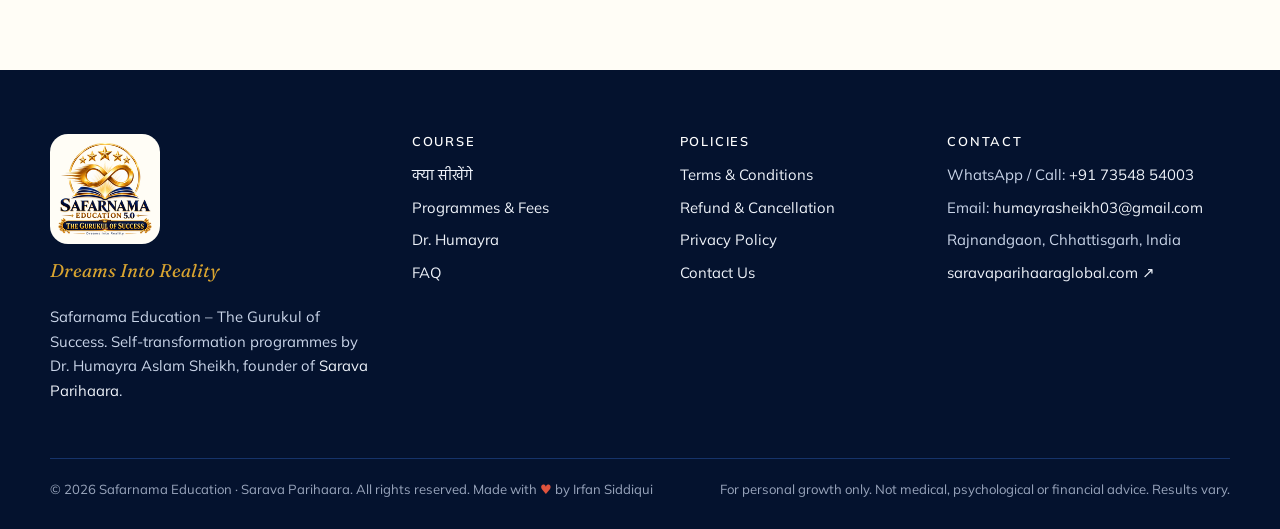
<file: privacy.html>
<!DOCTYPE html>
<html lang="hi">
<head>
<meta charset="utf-8">
<meta name="viewport" content="width=device-width, initial-scale=1">
<title>Privacy Policy | Safarnama Education</title>
<meta name="description" content="Privacy Policy for Safarnama Education programmes by Dr. Humayra Aslam Sheikh.">
<link rel="canonical" href="https://safarnama.club/privacy.html">
<meta property="og:type" content="website">
<meta property="og:site_name" content="Safarnama Education">
<meta property="og:title" content="Privacy Policy | Safarnama Education">
<meta property="og:description" content="Privacy Policy for Safarnama Education programmes by Dr. Humayra Aslam Sheikh.">
<meta property="og:url" content="https://safarnama.club/privacy.html">
<meta property="og:image" content="https://safarnama.club/assets/img/og-image.jpg">
<meta name="twitter:card" content="summary_large_image">
<meta name="theme-color" content="#061d49">
<link rel="icon" type="image/png" href="/favicon.png?v=3">
<link rel="preconnect" href="https://fonts.googleapis.com">
<link rel="preconnect" href="https://fonts.gstatic.com" crossorigin>
<link href="https://fonts.googleapis.com/css2?family=Fraunces:ital,opsz,wght@0,9..144,500;0,9..144,600;0,9..144,700;1,9..144,500&family=Mulish:wght@400;600;700;800&family=Hind:wght@400;500;600;700&family=Tiro+Devanagari+Hindi:ital@0;1&display=swap" rel="stylesheet">
<link rel="stylesheet" href="/assets/css/style.css?v=20261123b">
<link rel="stylesheet" href="/assets/css/course.css?v=20261123b">
</head>
<body class="course">
<a href="#main" class="hp">Skip to content</a>
<header class="site-header">
 <div class="wrap nav">
  <a class="brand" href="index.html" aria-label="Safarnama Education home"><img src="assets/img/safarnama-logo-180.png" alt="" width="64" height="64"><span>Safarnama Education<small>by Sarava Parihaara</small></span></a>
  <button class="burger" aria-label="Open menu" aria-expanded="false" aria-controls="menu"><svg width="26" height="26" viewBox="0 0 24 24" fill="none" stroke="currentColor" stroke-width="2.2" stroke-linecap="round"><path d="M4 7h16M4 12h16M4 17h16"/></svg></button>
  <ul class="menu" id="menu">
   <li><a href="index.html#curriculum">क्या सीखेंगे</a></li><li><a href="index.html#join">Programmes &amp; Fees</a></li><li><a href="index.html#founder">Dr. Humayra</a></li><li><a href="index.html#faq">FAQ</a></li><li><a href="contact.html">Contact</a></li>
  </ul>
  <a class="btn btn-gold" href="index.html#join">Join Now</a>
 </div>
</header>
<main id="main">
<section class="page-head"><div class="wrap"><nav class="crumbs" aria-label="Breadcrumb"><a href="index.html">Home</a> / Privacy Policy</nav><span class="eyebrow">Policies</span><h1>Privacy Policy</h1><p class="lead narrow">Last updated: November 2026</p></div></section><section class="section" style="padding-top:36px"><div class="wrap narrow prose">
<p>This policy explains how Safarnama Education (Sarava Parihaara) collects and uses your information when you visit safarnama.club, enrol in a programme or book a session.</p>
<h2>Information we collect</h2><ul><li>Details you share when enrolling or messaging us: name, mobile number, email, city and the programme you choose.</li><li>Your payment reference. Payments are handled by our payment partner; we do not see or store your card, UPI PIN or bank login details.</li><li>Inside our learning app (when launched): which lessons you have watched, so we can show your progress. Your mobile number may appear as a watermark on course videos to protect the content.</li><li>Anonymous usage data through analytics and advertising tools (such as Google Analytics and the Meta Pixel), if enabled.</li></ul>
<h2>How we use it</h2><ul><li>To give you access to live classes, recordings and the learning app.</li><li>To send class schedules, Zoom links and updates on WhatsApp.</li><li>To answer your questions and improve our programmes, website and advertising.</li></ul>
<h2>Sharing</h2><p>We do not sell your personal information. We share it only with service providers who help us run our programmes (for example, payment, video and messaging services), or when required by law.</p>
<h2>Your choices</h2><p>You can ask us to access, correct or delete your information at any time by messaging us on WhatsApp or emailing us.</p>
<h2>Changes</h2><p>We may update this policy from time to time. The latest version will always be on this page.</p>
<h2>Contact</h2><p>Safarnama Education (Sarava Parihaara), Rajnandgaon, Chhattisgarh, India<br>WhatsApp / Call: <span data-phone>+91 73548 54003</span> · Email: <span data-email>humayrasheikh03@gmail.com</span></p></div></section>
</main>
<footer class="site-footer">
 <div class="wrap foot-grid">
  <div class="foot-brand">
   <img src="assets/img/safarnama-logo-180.png" alt="Safarnama Education 5.0 logo" width="110" height="110">
   <p class="motto">Dreams Into Reality</p>
   <p>Safarnama Education – The Gurukul of Success. Self-transformation programmes by Dr. Humayra Aslam Sheikh, founder of <a href="https://saravaparihaaraglobal.com" target="_blank" rel="noopener">Sarava Parihaara</a>.</p>
  </div>
  <div><h4>Course</h4><ul><li><a href="index.html#curriculum">क्या सीखेंगे</a></li><li><a href="index.html#join">Programmes &amp; Fees</a></li><li><a href="index.html#founder">Dr. Humayra</a></li><li><a href="index.html#faq">FAQ</a></li></ul></div>
  <div><h4>Policies</h4><ul><li><a href="terms.html">Terms &amp; Conditions</a></li><li><a href="refund-policy.html">Refund &amp; Cancellation</a></li><li><a href="privacy.html">Privacy Policy</a></li><li><a href="contact.html">Contact Us</a></li></ul></div>
  <div><h4>Contact</h4><ul>
   <li>WhatsApp / Call: <a href="#" data-phone>+91 73548 54003</a></li>
   <li>Email: <a href="#" data-email>humayrasheikh03@gmail.com</a></li>
   <li>Rajnandgaon, Chhattisgarh, India</li>
   <li><a href="https://saravaparihaaraglobal.com" target="_blank" rel="noopener">saravaparihaaraglobal.com ↗</a></li></ul></div>
 </div>
 <div class="wrap foot-bottom"><span>© <span data-year>2026</span> Safarnama Education · Sarava Parihaara. All rights reserved. Made with <span class="heart" aria-label="love">♥️</span> by Irfan Siddiqui</span><span>For personal growth only. Not medical, psychological or financial advice. Results vary.</span></div>
</footer>
<a class="wa-float" href="#" data-wa-link="Hello! Safarnama Education 5.0 के बारे में मेरा एक सवाल है।" aria-label="Chat with us on WhatsApp"><svg viewBox="0 0 32 32" aria-hidden="true"><path d="M16 3a13 13 0 0 0-11.2 19.6L3 29l6.6-1.7A13 13 0 1 0 16 3Zm0 23.7c-2 0-4-.5-5.7-1.6l-.4-.2-3.9 1 1-3.8-.3-.4A10.7 10.7 0 1 1 16 26.7Zm5.9-8c-.3-.2-1.9-1-2.2-1s-.5-.2-.7.2-.8 1-1 1.2-.4.2-.7 0a8.8 8.8 0 0 1-4.4-3.8c-.3-.6.3-.5 1-1.7.1-.2 0-.4 0-.5l-1-2.4c-.3-.6-.5-.5-.7-.5h-.6a1.2 1.2 0 0 0-.9.4 3.6 3.6 0 0 0-1.1 2.7 6.3 6.3 0 0 0 1.3 3.3 14.4 14.4 0 0 0 5.5 4.9c2 .9 2.9 1 3.9.8a3.3 3.3 0 0 0 2.2-1.5 2.7 2.7 0 0 0 .2-1.5c-.1-.2-.3-.3-.6-.5Z"/></svg></a>
<script src="/assets/js/course-config.js?v=20261123b"></script>
<script src="/assets/js/site.js?v=20261123b"></script>
<script src="/assets/js/course.js?v=20261123b"></script>
</body>
</html>
</file>
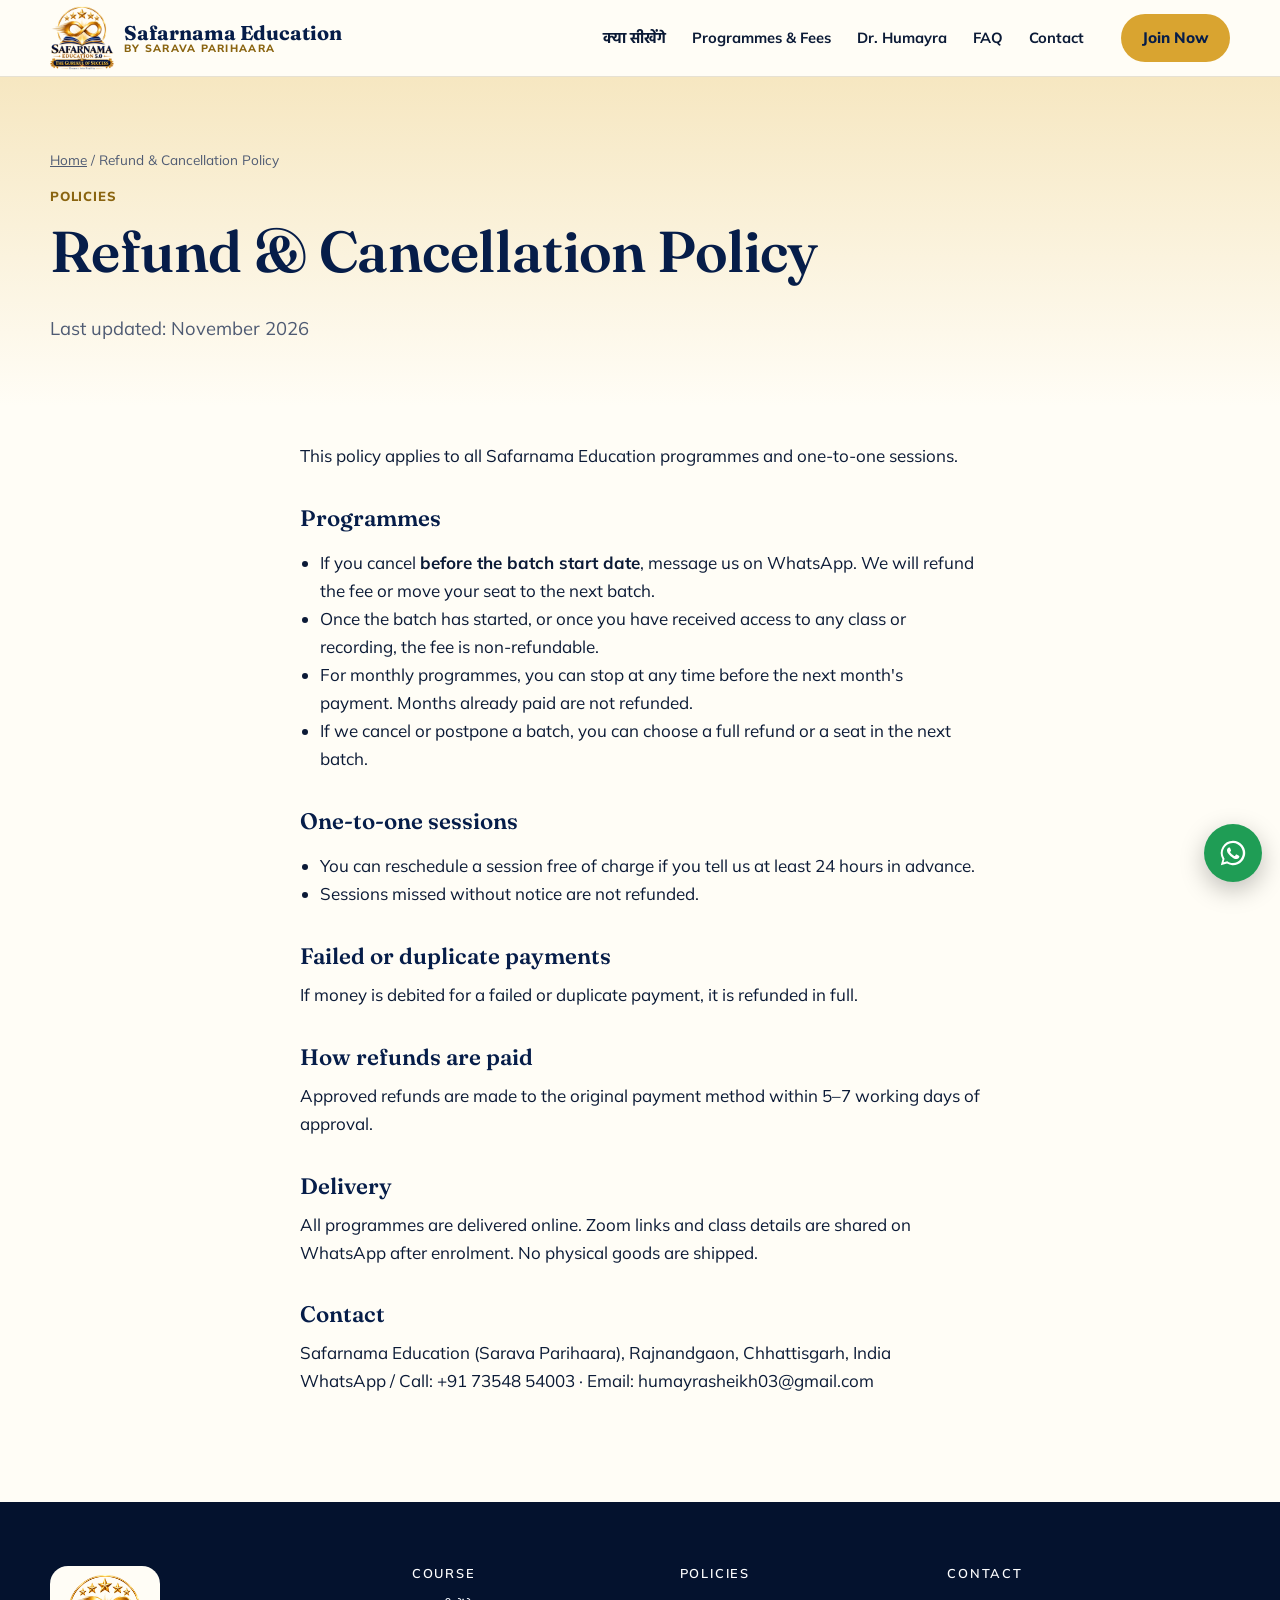
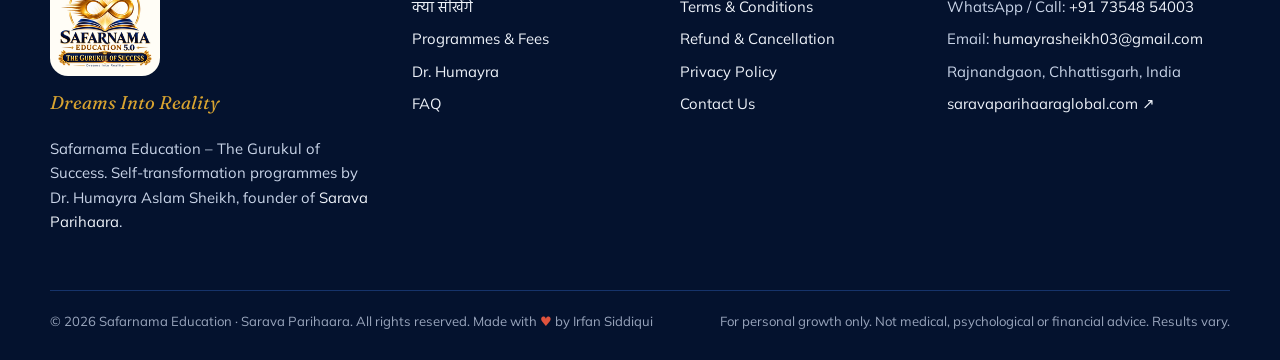
<file: refund-policy.html>
<!DOCTYPE html>
<html lang="hi">
<head>
<meta charset="utf-8">
<meta name="viewport" content="width=device-width, initial-scale=1">
<title>Refund &amp; Cancellation Policy | Safarnama Education</title>
<meta name="description" content="Refund &amp; Cancellation Policy for Safarnama Education programmes by Dr. Humayra Aslam Sheikh.">
<link rel="canonical" href="https://safarnama.club/refund-policy.html">
<meta property="og:type" content="website">
<meta property="og:site_name" content="Safarnama Education">
<meta property="og:title" content="Refund & Cancellation Policy | Safarnama Education">
<meta property="og:description" content="Refund &amp; Cancellation Policy for Safarnama Education programmes by Dr. Humayra Aslam Sheikh.">
<meta property="og:url" content="https://safarnama.club/refund-policy.html">
<meta property="og:image" content="https://safarnama.club/assets/img/og-image.jpg">
<meta name="twitter:card" content="summary_large_image">
<meta name="theme-color" content="#061d49">
<link rel="icon" type="image/png" href="/favicon.png?v=3">
<link rel="preconnect" href="https://fonts.googleapis.com">
<link rel="preconnect" href="https://fonts.gstatic.com" crossorigin>
<link href="https://fonts.googleapis.com/css2?family=Fraunces:ital,opsz,wght@0,9..144,500;0,9..144,600;0,9..144,700;1,9..144,500&family=Mulish:wght@400;600;700;800&family=Hind:wght@400;500;600;700&family=Tiro+Devanagari+Hindi:ital@0;1&display=swap" rel="stylesheet">
<link rel="stylesheet" href="/assets/css/style.css?v=20261123b">
<link rel="stylesheet" href="/assets/css/course.css?v=20261123b">
</head>
<body class="course">
<a href="#main" class="hp">Skip to content</a>
<header class="site-header">
 <div class="wrap nav">
  <a class="brand" href="index.html" aria-label="Safarnama Education home"><img src="assets/img/safarnama-logo-180.png" alt="" width="64" height="64"><span>Safarnama Education<small>by Sarava Parihaara</small></span></a>
  <button class="burger" aria-label="Open menu" aria-expanded="false" aria-controls="menu"><svg width="26" height="26" viewBox="0 0 24 24" fill="none" stroke="currentColor" stroke-width="2.2" stroke-linecap="round"><path d="M4 7h16M4 12h16M4 17h16"/></svg></button>
  <ul class="menu" id="menu">
   <li><a href="index.html#curriculum">क्या सीखेंगे</a></li><li><a href="index.html#join">Programmes &amp; Fees</a></li><li><a href="index.html#founder">Dr. Humayra</a></li><li><a href="index.html#faq">FAQ</a></li><li><a href="contact.html">Contact</a></li>
  </ul>
  <a class="btn btn-gold" href="index.html#join">Join Now</a>
 </div>
</header>
<main id="main">
<section class="page-head"><div class="wrap"><nav class="crumbs" aria-label="Breadcrumb"><a href="index.html">Home</a> / Refund &amp; Cancellation Policy</nav><span class="eyebrow">Policies</span><h1>Refund &amp; Cancellation Policy</h1><p class="lead narrow">Last updated: November 2026</p></div></section><section class="section" style="padding-top:36px"><div class="wrap narrow prose">
<p>This policy applies to all Safarnama Education programmes and one-to-one sessions.</p>
<h2>Programmes</h2><ul><li>If you cancel <b>before the batch start date</b>, message us on WhatsApp. We will refund the fee or move your seat to the next batch.</li><li>Once the batch has started, or once you have received access to any class or recording, the fee is non-refundable.</li><li>For monthly programmes, you can stop at any time before the next month's payment. Months already paid are not refunded.</li><li>If we cancel or postpone a batch, you can choose a full refund or a seat in the next batch.</li></ul>
<h2>One-to-one sessions</h2><ul><li>You can reschedule a session free of charge if you tell us at least 24 hours in advance.</li><li>Sessions missed without notice are not refunded.</li></ul>
<h2>Failed or duplicate payments</h2><p>If money is debited for a failed or duplicate payment, it is refunded in full.</p>
<h2>How refunds are paid</h2><p>Approved refunds are made to the original payment method within 5–7 working days of approval.</p>
<h2>Delivery</h2><p>All programmes are delivered online. Zoom links and class details are shared on WhatsApp after enrolment. No physical goods are shipped.</p>
<h2>Contact</h2><p>Safarnama Education (Sarava Parihaara), Rajnandgaon, Chhattisgarh, India<br>WhatsApp / Call: <span data-phone>+91 73548 54003</span> · Email: <span data-email>humayrasheikh03@gmail.com</span></p></div></section>
</main>
<footer class="site-footer">
 <div class="wrap foot-grid">
  <div class="foot-brand">
   <img src="assets/img/safarnama-logo-180.png" alt="Safarnama Education 5.0 logo" width="110" height="110">
   <p class="motto">Dreams Into Reality</p>
   <p>Safarnama Education – The Gurukul of Success. Self-transformation programmes by Dr. Humayra Aslam Sheikh, founder of <a href="https://saravaparihaaraglobal.com" target="_blank" rel="noopener">Sarava Parihaara</a>.</p>
  </div>
  <div><h4>Course</h4><ul><li><a href="index.html#curriculum">क्या सीखेंगे</a></li><li><a href="index.html#join">Programmes &amp; Fees</a></li><li><a href="index.html#founder">Dr. Humayra</a></li><li><a href="index.html#faq">FAQ</a></li></ul></div>
  <div><h4>Policies</h4><ul><li><a href="terms.html">Terms &amp; Conditions</a></li><li><a href="refund-policy.html">Refund &amp; Cancellation</a></li><li><a href="privacy.html">Privacy Policy</a></li><li><a href="contact.html">Contact Us</a></li></ul></div>
  <div><h4>Contact</h4><ul>
   <li>WhatsApp / Call: <a href="#" data-phone>+91 73548 54003</a></li>
   <li>Email: <a href="#" data-email>humayrasheikh03@gmail.com</a></li>
   <li>Rajnandgaon, Chhattisgarh, India</li>
   <li><a href="https://saravaparihaaraglobal.com" target="_blank" rel="noopener">saravaparihaaraglobal.com ↗</a></li></ul></div>
 </div>
 <div class="wrap foot-bottom"><span>© <span data-year>2026</span> Safarnama Education · Sarava Parihaara. All rights reserved. Made with <span class="heart" aria-label="love">♥️</span> by Irfan Siddiqui</span><span>For personal growth only. Not medical, psychological or financial advice. Results vary.</span></div>
</footer>
<a class="wa-float" href="#" data-wa-link="Hello! Safarnama Education 5.0 के बारे में मेरा एक सवाल है।" aria-label="Chat with us on WhatsApp"><svg viewBox="0 0 32 32" aria-hidden="true"><path d="M16 3a13 13 0 0 0-11.2 19.6L3 29l6.6-1.7A13 13 0 1 0 16 3Zm0 23.7c-2 0-4-.5-5.7-1.6l-.4-.2-3.9 1 1-3.8-.3-.4A10.7 10.7 0 1 1 16 26.7Zm5.9-8c-.3-.2-1.9-1-2.2-1s-.5-.2-.7.2-.8 1-1 1.2-.4.2-.7 0a8.8 8.8 0 0 1-4.4-3.8c-.3-.6.3-.5 1-1.7.1-.2 0-.4 0-.5l-1-2.4c-.3-.6-.5-.5-.7-.5h-.6a1.2 1.2 0 0 0-.9.4 3.6 3.6 0 0 0-1.1 2.7 6.3 6.3 0 0 0 1.3 3.3 14.4 14.4 0 0 0 5.5 4.9c2 .9 2.9 1 3.9.8a3.3 3.3 0 0 0 2.2-1.5 2.7 2.7 0 0 0 .2-1.5c-.1-.2-.3-.3-.6-.5Z"/></svg></a>
<script src="/assets/js/course-config.js?v=20261123b"></script>
<script src="/assets/js/site.js?v=20261123b"></script>
<script src="/assets/js/course.js?v=20261123b"></script>
</body>
</html>
</file>
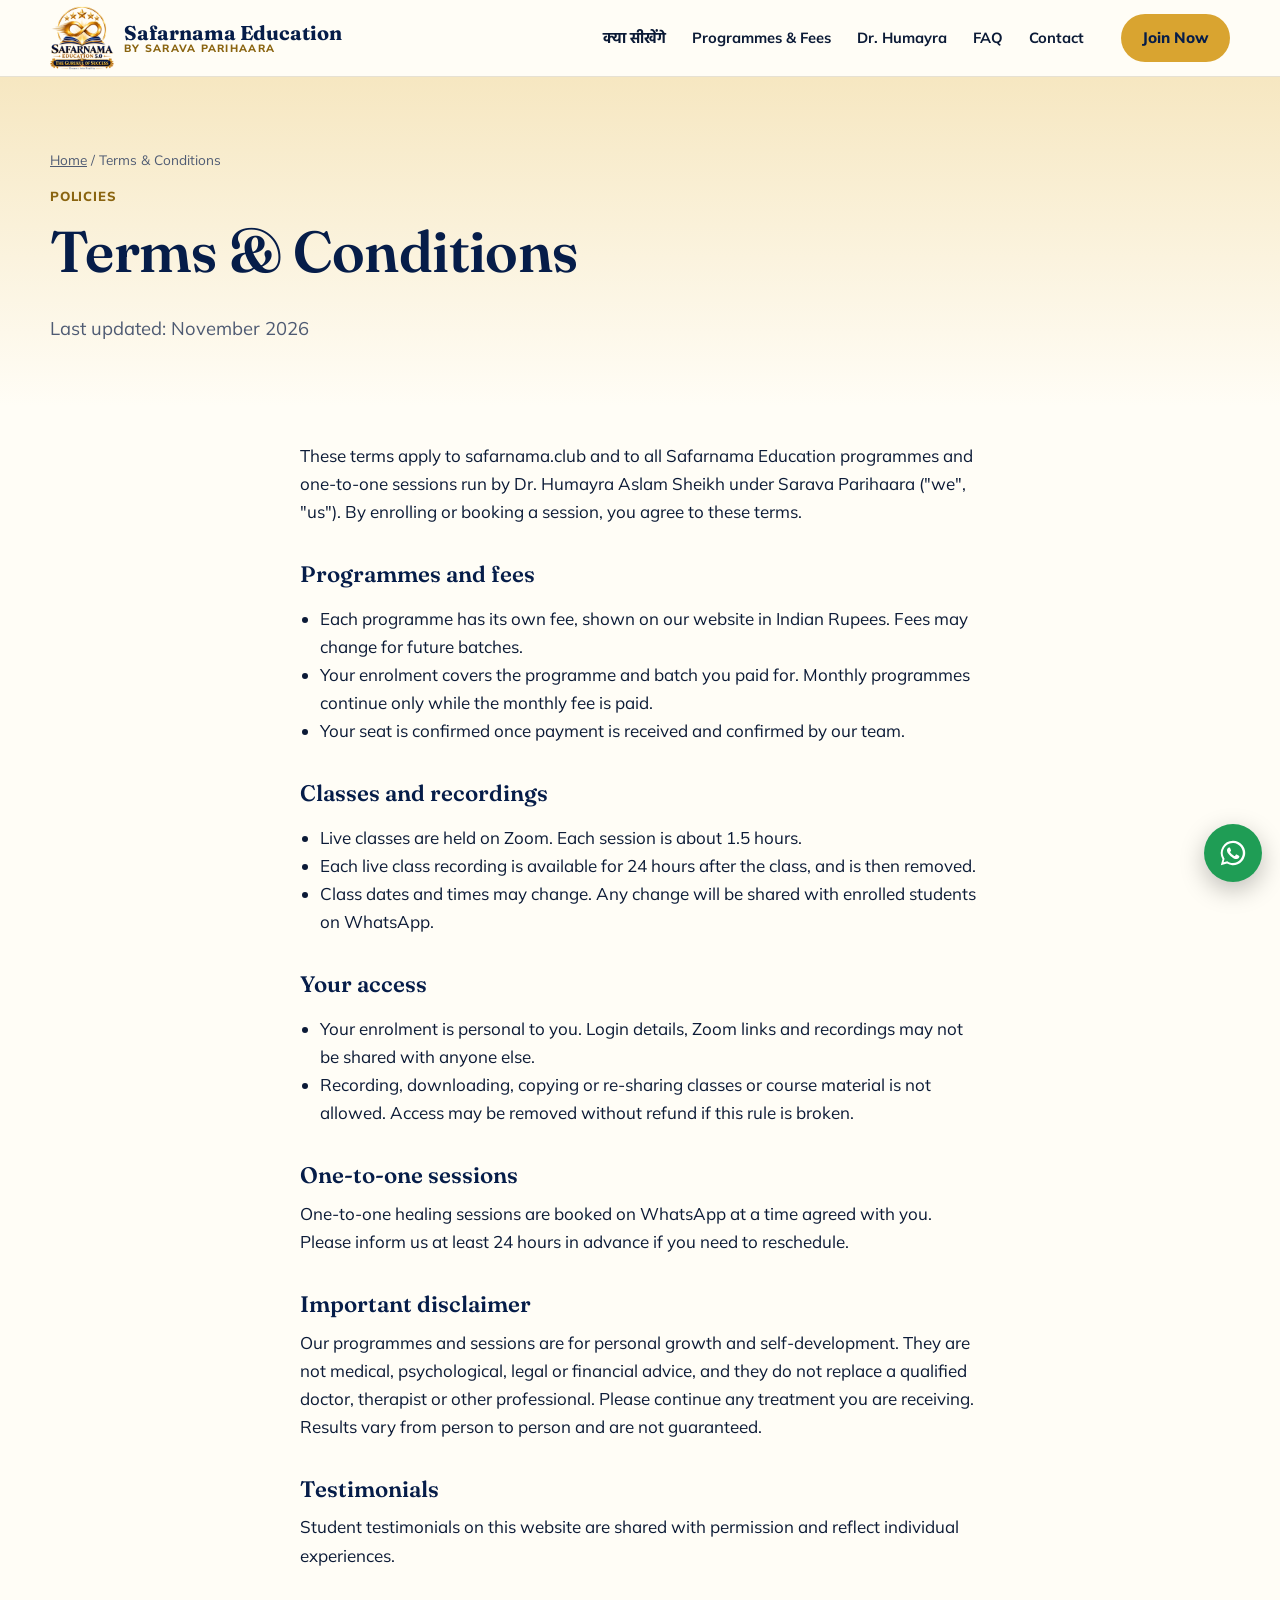
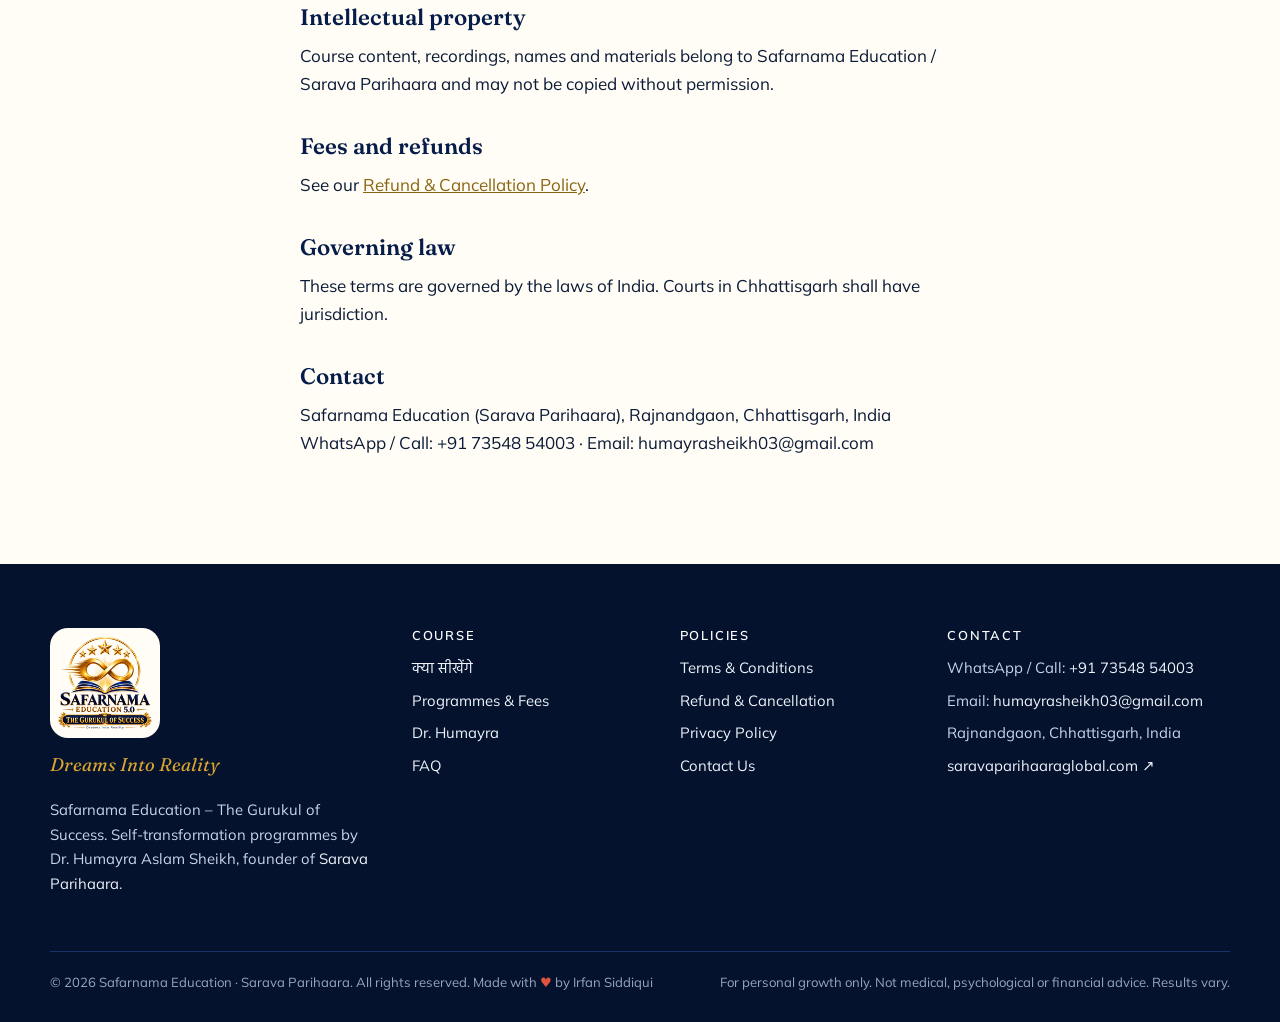
<file: terms.html>
<!DOCTYPE html>
<html lang="hi">
<head>
<meta charset="utf-8">
<meta name="viewport" content="width=device-width, initial-scale=1">
<title>Terms &amp; Conditions | Safarnama Education</title>
<meta name="description" content="Terms &amp; Conditions for Safarnama Education programmes by Dr. Humayra Aslam Sheikh.">
<link rel="canonical" href="https://safarnama.club/terms.html">
<meta property="og:type" content="website">
<meta property="og:site_name" content="Safarnama Education">
<meta property="og:title" content="Terms & Conditions | Safarnama Education">
<meta property="og:description" content="Terms &amp; Conditions for Safarnama Education programmes by Dr. Humayra Aslam Sheikh.">
<meta property="og:url" content="https://safarnama.club/terms.html">
<meta property="og:image" content="https://safarnama.club/assets/img/og-image.jpg">
<meta name="twitter:card" content="summary_large_image">
<meta name="theme-color" content="#061d49">
<link rel="icon" type="image/png" href="/favicon.png?v=3">
<link rel="preconnect" href="https://fonts.googleapis.com">
<link rel="preconnect" href="https://fonts.gstatic.com" crossorigin>
<link href="https://fonts.googleapis.com/css2?family=Fraunces:ital,opsz,wght@0,9..144,500;0,9..144,600;0,9..144,700;1,9..144,500&family=Mulish:wght@400;600;700;800&family=Hind:wght@400;500;600;700&family=Tiro+Devanagari+Hindi:ital@0;1&display=swap" rel="stylesheet">
<link rel="stylesheet" href="/assets/css/style.css?v=20261123b">
<link rel="stylesheet" href="/assets/css/course.css?v=20261123b">
</head>
<body class="course">
<a href="#main" class="hp">Skip to content</a>
<header class="site-header">
 <div class="wrap nav">
  <a class="brand" href="index.html" aria-label="Safarnama Education home"><img src="assets/img/safarnama-logo-180.png" alt="" width="64" height="64"><span>Safarnama Education<small>by Sarava Parihaara</small></span></a>
  <button class="burger" aria-label="Open menu" aria-expanded="false" aria-controls="menu"><svg width="26" height="26" viewBox="0 0 24 24" fill="none" stroke="currentColor" stroke-width="2.2" stroke-linecap="round"><path d="M4 7h16M4 12h16M4 17h16"/></svg></button>
  <ul class="menu" id="menu">
   <li><a href="index.html#curriculum">क्या सीखेंगे</a></li><li><a href="index.html#join">Programmes &amp; Fees</a></li><li><a href="index.html#founder">Dr. Humayra</a></li><li><a href="index.html#faq">FAQ</a></li><li><a href="contact.html">Contact</a></li>
  </ul>
  <a class="btn btn-gold" href="index.html#join">Join Now</a>
 </div>
</header>
<main id="main">
<section class="page-head"><div class="wrap"><nav class="crumbs" aria-label="Breadcrumb"><a href="index.html">Home</a> / Terms &amp; Conditions</nav><span class="eyebrow">Policies</span><h1>Terms &amp; Conditions</h1><p class="lead narrow">Last updated: November 2026</p></div></section><section class="section" style="padding-top:36px"><div class="wrap narrow prose">
<p>These terms apply to safarnama.club and to all Safarnama Education programmes and one-to-one sessions run by Dr. Humayra Aslam Sheikh under Sarava Parihaara ("we", "us"). By enrolling or booking a session, you agree to these terms.</p>
<h2>Programmes and fees</h2><ul><li>Each programme has its own fee, shown on our website in Indian Rupees. Fees may change for future batches.</li><li>Your enrolment covers the programme and batch you paid for. Monthly programmes continue only while the monthly fee is paid.</li><li>Your seat is confirmed once payment is received and confirmed by our team.</li></ul>
<h2>Classes and recordings</h2><ul><li>Live classes are held on Zoom. Each session is about 1.5 hours.</li><li>Each live class recording is available for 24 hours after the class, and is then removed.</li><li>Class dates and times may change. Any change will be shared with enrolled students on WhatsApp.</li></ul>
<h2>Your access</h2><ul><li>Your enrolment is personal to you. Login details, Zoom links and recordings may not be shared with anyone else.</li><li>Recording, downloading, copying or re-sharing classes or course material is not allowed. Access may be removed without refund if this rule is broken.</li></ul>
<h2>One-to-one sessions</h2><p>One-to-one healing sessions are booked on WhatsApp at a time agreed with you. Please inform us at least 24 hours in advance if you need to reschedule.</p>
<h2>Important disclaimer</h2><p>Our programmes and sessions are for personal growth and self-development. They are not medical, psychological, legal or financial advice, and they do not replace a qualified doctor, therapist or other professional. Please continue any treatment you are receiving. Results vary from person to person and are not guaranteed.</p>
<h2>Testimonials</h2><p>Student testimonials on this website are shared with permission and reflect individual experiences.</p>
<h2>Intellectual property</h2><p>Course content, recordings, names and materials belong to Safarnama Education / Sarava Parihaara and may not be copied without permission.</p>
<h2>Fees and refunds</h2><p>See our <a href="refund-policy.html">Refund &amp; Cancellation Policy</a>.</p>
<h2>Governing law</h2><p>These terms are governed by the laws of India. Courts in Chhattisgarh shall have jurisdiction.</p>
<h2>Contact</h2><p>Safarnama Education (Sarava Parihaara), Rajnandgaon, Chhattisgarh, India<br>WhatsApp / Call: <span data-phone>+91 73548 54003</span> · Email: <span data-email>humayrasheikh03@gmail.com</span></p></div></section>
</main>
<footer class="site-footer">
 <div class="wrap foot-grid">
  <div class="foot-brand">
   <img src="assets/img/safarnama-logo-180.png" alt="Safarnama Education 5.0 logo" width="110" height="110">
   <p class="motto">Dreams Into Reality</p>
   <p>Safarnama Education – The Gurukul of Success. Self-transformation programmes by Dr. Humayra Aslam Sheikh, founder of <a href="https://saravaparihaaraglobal.com" target="_blank" rel="noopener">Sarava Parihaara</a>.</p>
  </div>
  <div><h4>Course</h4><ul><li><a href="index.html#curriculum">क्या सीखेंगे</a></li><li><a href="index.html#join">Programmes &amp; Fees</a></li><li><a href="index.html#founder">Dr. Humayra</a></li><li><a href="index.html#faq">FAQ</a></li></ul></div>
  <div><h4>Policies</h4><ul><li><a href="terms.html">Terms &amp; Conditions</a></li><li><a href="refund-policy.html">Refund &amp; Cancellation</a></li><li><a href="privacy.html">Privacy Policy</a></li><li><a href="contact.html">Contact Us</a></li></ul></div>
  <div><h4>Contact</h4><ul>
   <li>WhatsApp / Call: <a href="#" data-phone>+91 73548 54003</a></li>
   <li>Email: <a href="#" data-email>humayrasheikh03@gmail.com</a></li>
   <li>Rajnandgaon, Chhattisgarh, India</li>
   <li><a href="https://saravaparihaaraglobal.com" target="_blank" rel="noopener">saravaparihaaraglobal.com ↗</a></li></ul></div>
 </div>
 <div class="wrap foot-bottom"><span>© <span data-year>2026</span> Safarnama Education · Sarava Parihaara. All rights reserved. Made with <span class="heart" aria-label="love">♥️</span> by Irfan Siddiqui</span><span>For personal growth only. Not medical, psychological or financial advice. Results vary.</span></div>
</footer>
<a class="wa-float" href="#" data-wa-link="Hello! Safarnama Education 5.0 के बारे में मेरा एक सवाल है।" aria-label="Chat with us on WhatsApp"><svg viewBox="0 0 32 32" aria-hidden="true"><path d="M16 3a13 13 0 0 0-11.2 19.6L3 29l6.6-1.7A13 13 0 1 0 16 3Zm0 23.7c-2 0-4-.5-5.7-1.6l-.4-.2-3.9 1 1-3.8-.3-.4A10.7 10.7 0 1 1 16 26.7Zm5.9-8c-.3-.2-1.9-1-2.2-1s-.5-.2-.7.2-.8 1-1 1.2-.4.2-.7 0a8.8 8.8 0 0 1-4.4-3.8c-.3-.6.3-.5 1-1.7.1-.2 0-.4 0-.5l-1-2.4c-.3-.6-.5-.5-.7-.5h-.6a1.2 1.2 0 0 0-.9.4 3.6 3.6 0 0 0-1.1 2.7 6.3 6.3 0 0 0 1.3 3.3 14.4 14.4 0 0 0 5.5 4.9c2 .9 2.9 1 3.9.8a3.3 3.3 0 0 0 2.2-1.5 2.7 2.7 0 0 0 .2-1.5c-.1-.2-.3-.3-.6-.5Z"/></svg></a>
<script src="/assets/js/course-config.js?v=20261123b"></script>
<script src="/assets/js/site.js?v=20261123b"></script>
<script src="/assets/js/course.js?v=20261123b"></script>
</body>
</html>
</file>
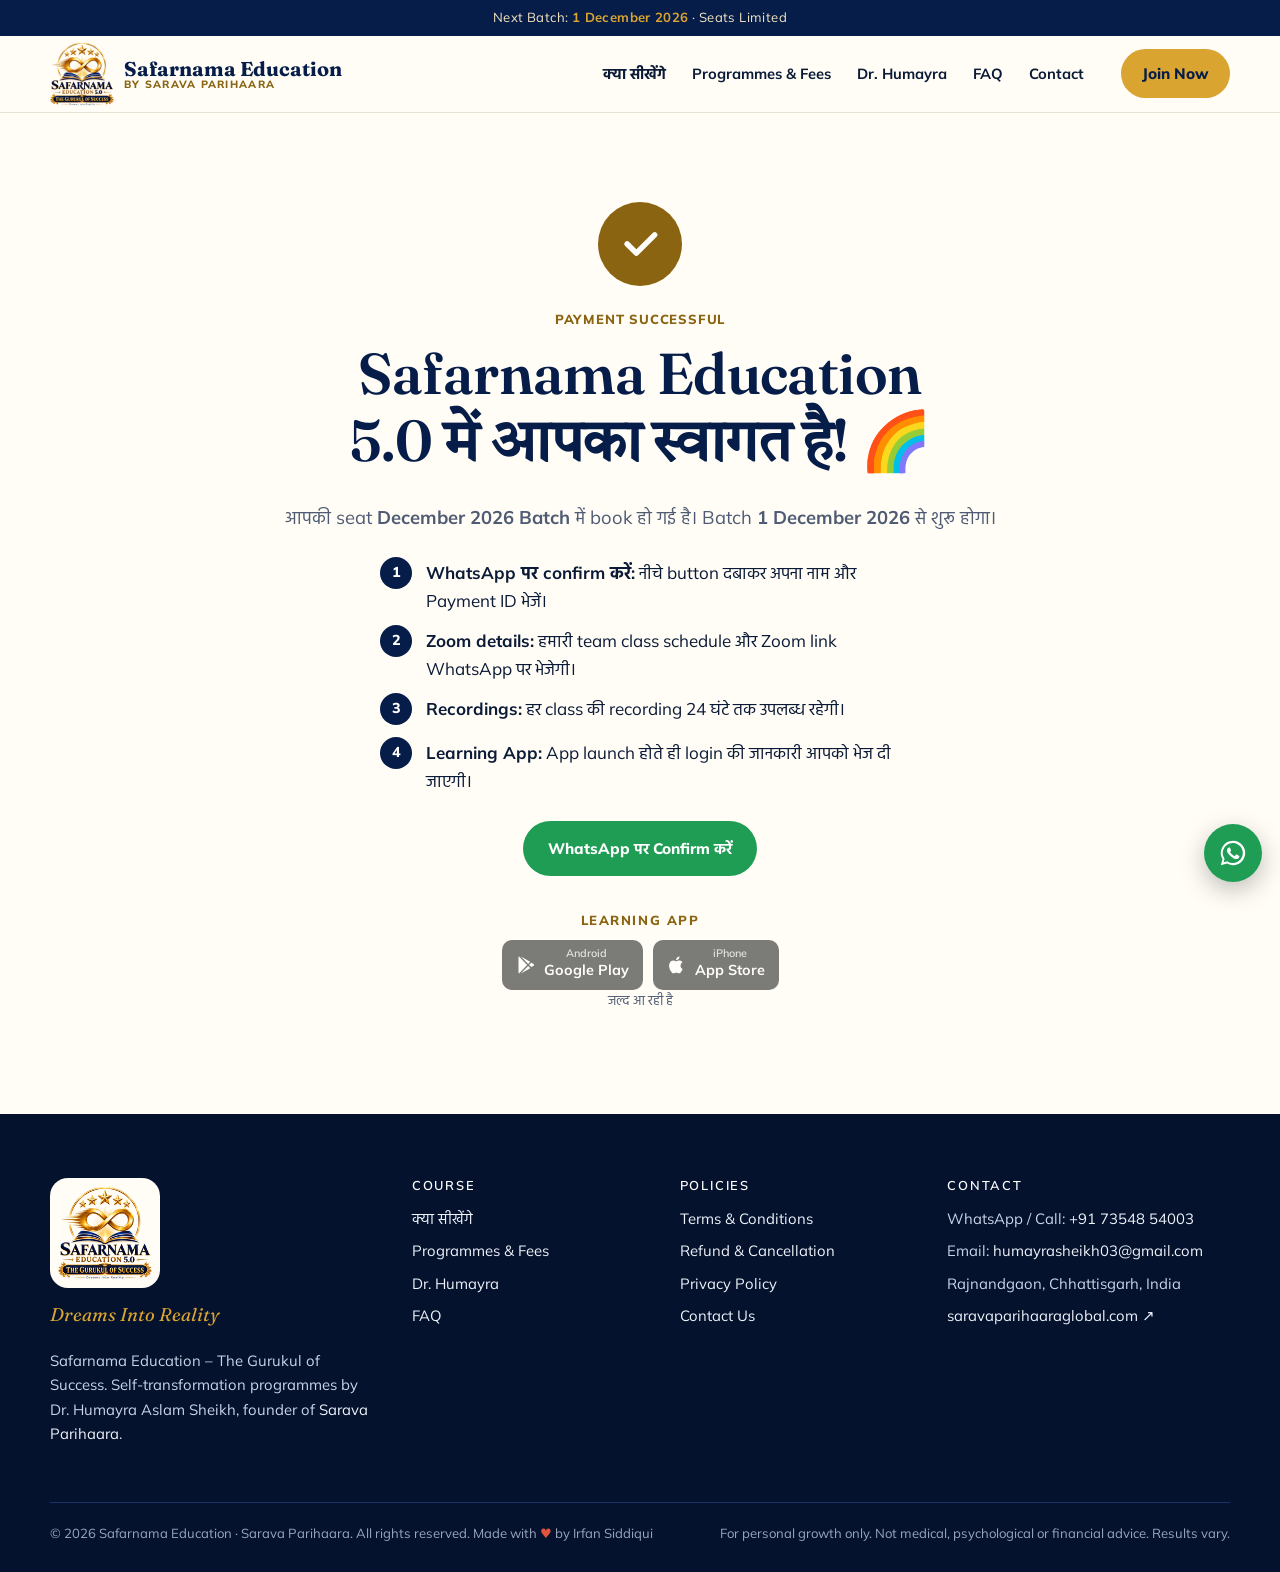
<file: thank-you.html>
<!DOCTYPE html>
<html lang="hi">
<head>
<meta charset="utf-8">
<meta name="viewport" content="width=device-width, initial-scale=1">
<title>Payment Successful – Safarnama Education 5.0</title>
<meta name="robots" content="noindex, nofollow">
<meta name="twitter:card" content="summary_large_image">
<meta name="theme-color" content="#061d49">
<link rel="icon" type="image/png" href="favicon.png?v=3">
<link rel="apple-touch-icon" href="/assets/favicon.png?v=3">
<link rel="preconnect" href="https://fonts.googleapis.com">
<link rel="preconnect" href="https://fonts.gstatic.com" crossorigin>
<link href="https://fonts.googleapis.com/css2?family=Fraunces:ital,opsz,wght@0,9..144,500;0,9..144,600;0,9..144,700;1,9..144,500&family=Mulish:wght@400;600;700;800&family=Hind:wght@400;500;600;700&family=Tiro+Devanagari+Hindi:ital@0;1&display=swap" rel="stylesheet">
<link rel="stylesheet" href="assets/css/style.css?v=20261123b">
<link rel="stylesheet" href="assets/css/course.css?v=20261123b">
</head>
<body class="course" data-thank-you>
<a href="#main" class="hp">Skip to content</a>
<div class="topbar">Next Batch: <b data-batch-date>1 December 2026</b> · <span data-seats>Seats Limited</span></div>
<header class="site-header">
 <div class="wrap nav">
  <a class="brand" href="index.html" aria-label="Safarnama Education home"><img src="assets/img/safarnama-logo-180.png" alt="" width="64" height="64"><span>Safarnama Education<small>by Sarava Parihaara</small></span></a>
  <button class="burger" aria-label="Open menu" aria-expanded="false" aria-controls="menu"><svg width="26" height="26" viewBox="0 0 24 24" fill="none" stroke="currentColor" stroke-width="2.2" stroke-linecap="round"><path d="M4 7h16M4 12h16M4 17h16"/></svg></button>
  <ul class="menu" id="menu">
   <li><a href="index.html#curriculum">क्या सीखेंगे</a></li><li><a href="index.html#join">Programmes &amp; Fees</a></li><li><a href="index.html#founder">Dr. Humayra</a></li><li><a href="index.html#faq">FAQ</a></li><li><a href="contact.html">Contact</a></li>
  </ul>
  <a class="btn btn-gold" href="index.html#join">Join Now</a>
 </div>
</header>
<main id="main">
<section class="section"><div class="wrap ty">
 <div class="check" aria-hidden="true"><svg viewBox="0 0 24 24" fill="none" stroke="currentColor" stroke-width="3" stroke-linecap="round" stroke-linejoin="round"><path d="M5 12l5 5L20 7"/></svg></div>
 <span class="eyebrow">Payment Successful</span>
 <h1>Safarnama Education 5.0 में आपका स्वागत है! 🌈</h1>
 <p class="lead">आपकी seat <b data-batch-name>December 2026 Batch</b> में book हो गई है। Batch <b data-batch-date>1 December 2026</b> से शुरू होगा।</p>
 <ol class="steps">
  <li><b>WhatsApp पर confirm करें:</b> नीचे button दबाकर अपना नाम और Payment ID भेजें।</li>
  <li><b>Zoom details:</b> हमारी team class schedule और Zoom link WhatsApp पर भेजेगी।</li>
  <li><b>Recordings:</b> हर class की recording 24 घंटे तक उपलब्ध रहेगी।</li>
  <li><b>Learning App:</b> App launch होते ही login की जानकारी आपको भेज दी जाएगी।</li>
 </ol>
 <a class="btn btn-wa" data-confirm-wa href="#" target="_blank" rel="noopener">WhatsApp पर Confirm करें</a>
 <div style="margin-top:34px"><p class="cd-label" style="color:var(--green)">Learning App</p>
  <div class="apps" style="justify-content:center">
   <a class="app-badge" data-app="androidApp"><svg viewBox="0 0 24 24" aria-hidden="true"><path d="M3.6 1.8 13.4 12l-9.8 10.2c-.4-.2-.6-.6-.6-1.1V2.9c0-.5.2-.9.6-1.1Zm11 11.4 2.5 2.6-11.3 6.4 8.8-9Zm3.8-4 2.7 1.5c.8.5.8 1.7 0 2.2l-2.7 1.5-2.8-2.8 2.8-2.4ZM5.8 1.8l11.3 6.4-2.5 2.6-8.8-9Z"/></svg><span><small>Android</small>Google Play</span></a>
   <a class="app-badge" data-app="iosApp"><svg viewBox="0 0 24 24" aria-hidden="true"><path d="M16.4 12.6c0-2.6 2.1-3.8 2.2-3.9-1.2-1.8-3.1-2-3.7-2-1.6-.2-3.1.9-3.9.9-.8 0-2-.9-3.4-.9-1.7 0-3.3 1-4.2 2.6-1.8 3.1-.5 7.7 1.3 10.2.8 1.2 1.8 2.6 3.1 2.5 1.3 0 1.7-.8 3.3-.8 1.5 0 1.9.8 3.3.8 1.4 0 2.2-1.2 3-2.5.9-1.4 1.3-2.7 1.3-2.8 0 0-2.6-1-2.6-4.1ZM13.9 4.9c.7-.8 1.2-2 1-3.2-1 0-2.2.7-3 1.5-.6.7-1.2 1.9-1 3.1 1.1.1 2.3-.6 3-1.4Z"/></svg><span><small>iPhone</small>App Store</span></a>
  </div>
  <p class="small">जल्द आ रही है</p></div>
</div></section>
</main>
<footer class="site-footer">
 <div class="wrap foot-grid">
  <div class="foot-brand">
   <img src="assets/img/safarnama-logo-180.png" alt="Safarnama Education 5.0 logo" width="110" height="110">
   <p class="motto">Dreams Into Reality</p>
   <p>Safarnama Education – The Gurukul of Success. Self-transformation programmes by Dr. Humayra Aslam Sheikh, founder of <a href="https://saravaparihaaraglobal.com" target="_blank" rel="noopener">Sarava Parihaara</a>.</p>
  </div>
  <div><h4>Course</h4><ul><li><a href="index.html#curriculum">क्या सीखेंगे</a></li><li><a href="index.html#join">Programmes &amp; Fees</a></li><li><a href="index.html#founder">Dr. Humayra</a></li><li><a href="index.html#faq">FAQ</a></li></ul></div>
  <div><h4>Policies</h4><ul><li><a href="terms.html">Terms &amp; Conditions</a></li><li><a href="refund-policy.html">Refund &amp; Cancellation</a></li><li><a href="privacy.html">Privacy Policy</a></li><li><a href="contact.html">Contact Us</a></li></ul></div>
  <div><h4>Contact</h4><ul>
   <li>WhatsApp / Call: <a href="#" data-phone>+91 73548 54003</a></li>
   <li>Email: <a href="#" data-email>humayrasheikh03@gmail.com</a></li>
   <li>Rajnandgaon, Chhattisgarh, India</li>
   <li><a href="https://saravaparihaaraglobal.com" target="_blank" rel="noopener">saravaparihaaraglobal.com ↗</a></li></ul></div>
 </div>
 <div class="wrap foot-bottom"><span>© <span data-year>2026</span> Safarnama Education · Sarava Parihaara. All rights reserved. Made with <span class="heart" aria-label="love">♥️</span> by Irfan Siddiqui</span><span>For personal growth only. Not medical, psychological or financial advice. Results vary.</span></div>
</footer>
<a class="wa-float" href="#" data-wa-link="Hello! Safarnama Education 5.0 के बारे में मेरा एक सवाल है।" aria-label="Chat with us on WhatsApp"><svg viewBox="0 0 32 32" aria-hidden="true"><path d="M16 3a13 13 0 0 0-11.2 19.6L3 29l6.6-1.7A13 13 0 1 0 16 3Zm0 23.7c-2 0-4-.5-5.7-1.6l-.4-.2-3.9 1 1-3.8-.3-.4A10.7 10.7 0 1 1 16 26.7Zm5.9-8c-.3-.2-1.9-1-2.2-1s-.5-.2-.7.2-.8 1-1 1.2-.4.2-.7 0a8.8 8.8 0 0 1-4.4-3.8c-.3-.6.3-.5 1-1.7.1-.2 0-.4 0-.5l-1-2.4c-.3-.6-.5-.5-.7-.5h-.6a1.2 1.2 0 0 0-.9.4 3.6 3.6 0 0 0-1.1 2.7 6.3 6.3 0 0 0 1.3 3.3 14.4 14.4 0 0 0 5.5 4.9c2 .9 2.9 1 3.9.8a3.3 3.3 0 0 0 2.2-1.5 2.7 2.7 0 0 0 .2-1.5c-.1-.2-.3-.3-.6-.5Z"/></svg></a>
<script src="assets/js/course-config.js?v=20261123b"></script>
<script src="assets/js/site.js?v=20261123b"></script>
<script src="assets/js/course.js?v=20261123b"></script>
</body>
</html>
</file>
<file: assets/css/style.css>
/* Safarnama theme (Nov 2026): navy #061D49 primary, royal gold #D9A430 accent,
   pearl white #FFFDF6 background. Dark gold #8A6410 for small text on light backgrounds. */
:root{
  --brown:#061d49;
  --brown-2:#12306b;
  --gold:#d9a430;
  --gold-soft:#f6e7c1;
  --green:#8a6410;
  --green-soft:#f6ecd2;
  --ivory:#fffdf6;
  --paper:#ffffff;
  --ink:#0b1a36;
  --muted:#4f5b73;
  --line:#e6e1d3;
  --f-display:"Fraunces",Georgia,"Times New Roman",serif;
  --f-body:"Mulish",system-ui,-apple-system,"Segoe UI",Roboto,sans-serif;
  --r:14px;
  --shadow:0 10px 30px -14px rgba(6,29,73,.35);
  color-scheme:light;
}
*,*::before,*::after{box-sizing:border-box}
html{scroll-behavior:smooth}
body{margin:0;background:var(--ivory);color:var(--ink);font-family:var(--f-body);font-size:16.5px;line-height:1.65;-webkit-font-smoothing:antialiased}
img{max-width:100%;height:auto;display:block}
a{color:var(--green)}
a:hover{color:var(--brown)}
:focus-visible{outline:3px solid var(--gold);outline-offset:2px;border-radius:4px}
h1,h2,h3,h4{font-family:var(--f-display);color:var(--brown);line-height:1.15;margin:0 0 .5em;text-wrap:balance;font-weight:600}
h1{font-size:clamp(2.1rem,4.6vw,3.6rem);letter-spacing:-.01em}
h2{font-size:clamp(1.7rem,3.2vw,2.5rem)}
h3{font-size:1.3rem}
p{margin:0 0 1em}
.wrap{width:min(1180px,100% - 40px);margin-inline:auto}
.narrow{max-width:68ch}
.section{padding:clamp(48px,7vw,96px) 0}
.section.alt{background:var(--paper)}
.section.dark{background:var(--brown);color:#eaf0fa}
.section.dark h2,.section.dark h3{color:#fff}
.eyebrow{display:inline-block;font-size:.78rem;letter-spacing:.14em;text-transform:uppercase;font-weight:800;color:var(--green);margin-bottom:.8em}
.dark .eyebrow{color:var(--gold)}
.lead{font-size:1.15rem;color:var(--muted)}
.dark .lead{color:#c9d4e8}
.center{text-align:center}
.center .narrow{margin-inline:auto}

/* buttons */
.btn{display:inline-flex;align-items:center;justify-content:center;gap:.5em;padding:.85em 1.5em;border-radius:999px;font-weight:800;font-size:.95rem;text-decoration:none;border:2px solid transparent;cursor:pointer;font-family:var(--f-body);transition:transform .15s,background .15s,color .15s}
.btn:hover{transform:translateY(-1px)}
.btn-primary{background:var(--brown);color:#fff}
.btn-primary:hover{background:var(--brown-2);color:#fff}
.btn-gold{background:var(--gold);color:var(--brown)}
.btn-gold:hover{background:#e6b54a;color:var(--brown)}
.btn-ghost{border-color:var(--brown);color:var(--brown);background:transparent}
.btn-ghost:hover{background:var(--brown);color:#fff}
.btn-wa{background:#1f9d55;color:#fff}
.btn-wa:hover{background:#178246;color:#fff}
.btn-row{display:flex;flex-wrap:wrap;gap:12px}
.btn-block{width:100%}

/* topbar + header */
.topbar{background:var(--brown);color:#f6e7c1;font-size:.82rem;text-align:center;padding:7px 12px;letter-spacing:.03em}
.topbar b{color:var(--gold)}
.site-header{position:sticky;top:0;z-index:50;background:rgba(255,253,246,.96);backdrop-filter:blur(8px);border-bottom:1px solid var(--line)}
.nav{display:flex;align-items:center;gap:20px;height:76px}
.brand{display:flex;align-items:center;gap:10px;text-decoration:none;color:var(--brown)}
.brand img{width:54px;height:54px}
.brand span{font-family:var(--f-display);font-weight:700;font-size:1.25rem;line-height:1.05}
.brand small{display:block;font-family:var(--f-body);font-size:.66rem;letter-spacing:.12em;text-transform:uppercase;color:var(--green);font-weight:800}
.menu{display:flex;gap:4px;margin-left:auto;list-style:none;padding:0;margin-block:0}
.menu a{display:block;padding:8px 11px;border-radius:8px;text-decoration:none;color:var(--ink);font-weight:700;font-size:.93rem}
.menu a:hover,.menu a[aria-current="page"]{color:var(--green);background:var(--green-soft)}
.cart-btn{position:relative;display:inline-flex;align-items:center;gap:6px;background:var(--brown);color:#fff;border:0;border-radius:999px;padding:9px 16px;font-weight:800;cursor:pointer;font-family:var(--f-body);font-size:.92rem}
.cart-count{background:var(--gold);color:var(--brown);border-radius:999px;min-width:22px;height:22px;display:inline-grid;place-items:center;font-size:.78rem;padding:0 6px}
.burger{display:none;background:none;border:0;padding:8px;cursor:pointer;color:var(--brown)}
@media (max-width:1020px){
  .burger{display:block;margin-left:auto}
  .menu{display:none;position:absolute;top:76px;left:0;right:0;flex-direction:column;background:var(--ivory);border-bottom:1px solid var(--line);padding:10px 20px 18px;box-shadow:var(--shadow)}
  .menu.open{display:flex}
  .menu a{padding:12px 10px;font-size:1rem}
  .cart-btn{margin-left:0}
}

/* hero */
.hero{padding:clamp(36px,6vw,80px) 0 clamp(40px,6vw,72px);background:radial-gradient(1200px 500px at 85% 10%,var(--gold-soft),transparent 60%),var(--ivory)}
.hero-grid{display:grid;grid-template-columns:1.1fr .9fr;gap:clamp(24px,5vw,64px);align-items:center}
.hero h1 em{font-style:italic;color:var(--green)}
.hero-art{position:relative}
.hero-art img{border-radius:24px;box-shadow:var(--shadow);background:#fff}
.hero-badge{position:absolute;left:-18px;bottom:24px;background:var(--paper);border-radius:14px;padding:12px 16px;box-shadow:var(--shadow);display:flex;gap:10px;align-items:center;max-width:250px}
.hero-badge img{width:46px;height:46px;border-radius:50%;object-fit:cover;object-position:top;box-shadow:none}
.hero-badge p{margin:0;font-size:.85rem;line-height:1.35}
.tagline{font-family:var(--f-display);font-style:italic;color:var(--brown-2);font-size:1.1rem}
@media (max-width:860px){.hero-grid{grid-template-columns:1fr}.hero-badge{left:12px}}

/* stats */
.stats{display:grid;grid-template-columns:repeat(4,1fr);gap:1px;background:var(--line);border:1px solid var(--line);border-radius:var(--r);overflow:hidden}
.stat{background:var(--paper);padding:22px 18px;text-align:center}
.stat b{display:block;font-family:var(--f-display);font-size:2rem;color:var(--brown);font-variant-numeric:tabular-nums;line-height:1.1}
.stat span{font-size:.88rem;color:var(--muted)}
@media (max-width:700px){.stats{grid-template-columns:repeat(2,1fr)}}

/* grids & cards */
.grid{display:grid;gap:24px}
.g2{grid-template-columns:repeat(2,1fr)}
.g3{grid-template-columns:repeat(3,1fr)}
.g4{grid-template-columns:repeat(4,1fr)}
@media (max-width:980px){.g4{grid-template-columns:repeat(2,1fr)}.g3{grid-template-columns:repeat(2,1fr)}}
@media (max-width:620px){.g2,.g3,.g4{grid-template-columns:1fr}}
.split{display:grid;grid-template-columns:1fr 1fr;gap:clamp(24px,5vw,64px);align-items:center}
.split.rev>:first-child{order:2}
@media (max-width:860px){.split{grid-template-columns:1fr}.split.rev>:first-child{order:0}}
.rounded{border-radius:20px;box-shadow:var(--shadow)}

.product-card{background:var(--paper);border:1px solid var(--line);border-radius:var(--r);overflow:hidden;display:flex;flex-direction:column;transition:box-shadow .2s,transform .2s}
.product-card:hover{box-shadow:var(--shadow);transform:translateY(-2px)}
.product-card .pimg{aspect-ratio:1/1;background:#fff;display:block;overflow:hidden}
.product-card .pimg img{width:100%;height:100%;object-fit:contain;padding:8px}
.product-card .pbody{padding:16px 18px 18px;display:flex;flex-direction:column;gap:6px;flex:1}
.product-card .cat{font-size:.72rem;letter-spacing:.12em;text-transform:uppercase;font-weight:800;color:var(--green)}
.product-card h3{font-size:1.12rem;margin:0}
.product-card h3 a{color:var(--brown);text-decoration:none}
.product-card .size{font-size:.85rem;color:var(--muted)}
.product-card .buy{margin-top:auto;display:flex;align-items:center;justify-content:space-between;gap:10px;padding-top:10px}
.price{font-family:var(--f-display);font-size:1.35rem;font-weight:700;color:var(--brown);font-variant-numeric:tabular-nums}
.price small{font-family:var(--f-body);font-size:.72rem;color:var(--muted);font-weight:600;margin-left:4px}
.add-mini{background:var(--green);color:#fff;border:0;border-radius:999px;padding:9px 14px;font-weight:800;cursor:pointer;font-family:var(--f-body);font-size:.85rem}
.add-mini:hover{background:var(--brown)}
.placeholder{display:grid;place-items:center;text-align:center;background:linear-gradient(160deg,var(--gold-soft),#fff);color:var(--brown);height:100%;padding:20px}
.placeholder img{width:38%;height:auto;object-fit:contain;padding:0;margin:0 auto 10px}
.placeholder span{font-size:.8rem;font-weight:700;color:var(--muted)}

.filters{display:flex;flex-wrap:wrap;gap:8px;margin:0 0 28px}
.chip{border:1.5px solid var(--line);background:var(--paper);border-radius:999px;padding:8px 16px;font-weight:700;cursor:pointer;font-family:var(--f-body);color:var(--ink);font-size:.9rem}
.chip[aria-pressed="true"]{background:var(--brown);border-color:var(--brown);color:#fff}

.card{background:var(--paper);border:1px solid var(--line);border-radius:var(--r);padding:24px}
.card h3{margin-bottom:.35em}
.icon{width:44px;height:44px;border-radius:12px;background:var(--green-soft);color:var(--green);display:grid;place-items:center;margin-bottom:14px}
.icon svg{width:22px;height:22px}

/* values ribbon */
.values{display:flex;flex-wrap:wrap;gap:10px 28px;justify-content:center;font-family:var(--f-display);font-size:1.15rem;color:var(--brown)}
.values span::before{content:"";display:inline-block;width:7px;height:7px;border-radius:50%;background:var(--gold);margin-right:10px;vertical-align:middle}

/* timeline */
.timeline{list-style:none;padding:0;margin:0;border-left:2px solid var(--gold);display:grid;gap:26px}
.timeline li{padding-left:26px;position:relative}
.timeline li::before{content:"";position:absolute;left:-9px;top:6px;width:16px;height:16px;border-radius:50%;background:var(--ivory);border:3px solid var(--green)}
.timeline b{display:block;font-family:var(--f-display);color:var(--brown);font-size:1.2rem}

/* quote / testimonials */
.quote{font-family:var(--f-display);font-size:clamp(1.3rem,2.4vw,1.8rem);line-height:1.35;color:var(--brown);font-style:italic}
.testi{background:var(--paper);border:1px solid var(--line);border-radius:var(--r);padding:24px;display:flex;flex-direction:column;gap:12px}
.testi p{margin:0;font-size:1rem}
.testi .who{font-weight:800;color:var(--brown);font-size:.9rem}
.testi .who span{display:block;font-weight:600;color:var(--muted);font-size:.8rem}
.stars{color:var(--gold);letter-spacing:2px}

/* page header */
.page-head{padding:clamp(40px,6vw,72px) 0 clamp(28px,4vw,44px);background:linear-gradient(180deg,var(--gold-soft),var(--ivory))}
.crumbs{font-size:.85rem;color:var(--muted);margin-bottom:10px}
.crumbs a{color:var(--muted)}

/* product page */
.pdp{display:grid;grid-template-columns:1fr 1fr;gap:clamp(24px,5vw,56px);align-items:start}
@media (max-width:860px){.pdp{grid-template-columns:1fr}}
.gallery-main{background:#fff;border:1px solid var(--line);border-radius:20px;aspect-ratio:1/1;overflow:hidden}
.gallery-main img{width:100%;height:100%;object-fit:contain}
.thumbs{display:flex;gap:10px;margin-top:12px;flex-wrap:wrap}
.thumbs button{width:74px;height:74px;border:2px solid var(--line);border-radius:12px;padding:0;overflow:hidden;background:#fff;cursor:pointer}
.thumbs button[aria-current="true"]{border-color:var(--brown)}
.thumbs img{width:100%;height:100%;object-fit:cover}
.pdp-info .price{font-size:2rem}
.variants{display:flex;gap:10px;flex-wrap:wrap;margin:6px 0 4px}
.variant{border:2px solid var(--line);background:#fff;border-radius:12px;padding:10px 16px;cursor:pointer;font-family:var(--f-body);font-weight:800;color:var(--ink);text-align:left}
.variant small{display:block;font-weight:600;color:var(--muted)}
.variant[aria-pressed="true"]{border-color:var(--brown);background:var(--gold-soft)}
.qty{display:inline-flex;align-items:center;border:1.5px solid var(--line);border-radius:999px;background:#fff}
.qty button{width:40px;height:44px;border:0;background:none;font-size:1.2rem;cursor:pointer;color:var(--brown)}
.qty input{width:42px;text-align:center;border:0;font-weight:800;font-size:1rem;font-family:var(--f-body);background:transparent}
.buy-row{display:flex;gap:12px;flex-wrap:wrap;align-items:center;margin:18px 0}
.ticks{list-style:none;padding:0;margin:16px 0;display:grid;gap:8px}
.ticks li{padding-left:28px;position:relative}
.ticks li::before{content:"";position:absolute;left:0;top:5px;width:18px;height:18px;border-radius:50%;background:var(--green-soft) url("data:image/svg+xml,%3Csvg xmlns='http://www.w3.org/2000/svg' viewBox='0 0 24 24' fill='none' stroke='%232f5d27' stroke-width='3'%3E%3Cpath d='M5 12l5 5L20 7'/%3E%3C/svg%3E") center/12px no-repeat}
.ingredients{display:flex;flex-wrap:wrap;gap:8px}
.ingredients span{background:var(--green-soft);color:var(--green);border-radius:999px;padding:6px 14px;font-weight:700;font-size:.9rem}
.steps{counter-reset:s;list-style:none;padding:0;margin:0;display:grid;gap:12px}
.steps li{counter-increment:s;padding-left:46px;position:relative;min-height:32px}
.steps li::before{content:counter(s);position:absolute;left:0;top:-2px;width:32px;height:32px;border-radius:50%;background:var(--brown);color:#fff;display:grid;place-items:center;font-weight:800;font-size:.9rem}
.note{background:var(--gold-soft);border-left:4px solid var(--gold);padding:14px 18px;border-radius:10px;font-size:.93rem}
.trust-row{display:flex;flex-wrap:wrap;gap:8px 18px;font-size:.86rem;color:var(--muted);font-weight:700}

/* forms */
.form{display:grid;gap:14px}
.form .row{display:grid;grid-template-columns:1fr 1fr;gap:14px}
@media (max-width:560px){.form .row{grid-template-columns:1fr}}
label{font-weight:700;font-size:.88rem;display:block;margin-bottom:5px;color:var(--brown)}
input,select,textarea{width:100%;padding:12px 14px;border:1.5px solid var(--line);border-radius:10px;font:inherit;font-size:1rem;background:#fff;color:var(--ink)}
input:focus,select:focus,textarea:focus{border-color:var(--green);outline:none;box-shadow:0 0 0 3px var(--green-soft)}
textarea{min-height:110px;resize:vertical}
.hp{position:absolute;left:-9999px}
.form-msg{padding:14px 16px;border-radius:10px;font-weight:700;display:none}
.form-msg.ok{display:block;background:var(--green-soft);color:var(--green)}
.form-msg.warn{display:block;background:var(--gold-soft);color:var(--brown)}

/* faq */
details{background:var(--paper);border:1px solid var(--line);border-radius:12px;padding:0 20px;margin-bottom:10px}
summary{cursor:pointer;font-weight:800;padding:18px 0;color:var(--brown);list-style:none;display:flex;justify-content:space-between;gap:12px}
summary::after{content:"+";font-size:1.4rem;line-height:1;color:var(--gold)}
details[open] summary::after{content:"–"}
details>div{padding:0 0 18px;color:var(--muted)}

/* gallery tiles */
.tile{border-radius:var(--r);overflow:hidden;background:#fff;border:1px solid var(--line)}
.tile img{width:100%;height:100%;object-fit:cover}
.tile figcaption{padding:12px 16px;font-size:.88rem;color:var(--muted)}
figure{margin:0}

/* policy text */
.prose h2{font-size:1.4rem;margin-top:1.6em}
.prose ul{padding-left:1.2em}

/* footer */
.site-footer{background:#04122e;color:#c9d4e8;padding:64px 0 28px;font-size:.93rem}
.site-footer a{color:#eef2f9;text-decoration:none}
.site-footer a:hover{color:var(--gold)}
.foot-grid{display:grid;grid-template-columns:1.4fr 1fr 1fr 1.2fr;gap:32px}
@media (max-width:860px){.foot-grid{grid-template-columns:1fr 1fr}}
@media (max-width:520px){.foot-grid{grid-template-columns:1fr}}
.site-footer h4{color:#fff;font-family:var(--f-body);font-size:.8rem;letter-spacing:.14em;text-transform:uppercase;margin-bottom:14px}
.site-footer ul{list-style:none;padding:0;margin:0;display:grid;gap:8px}
.foot-brand img{width:84px;margin-bottom:12px}
.foot-bottom{border-top:1px solid #16336a;margin-top:40px;padding-top:20px;display:flex;flex-wrap:wrap;justify-content:space-between;gap:10px;font-size:.82rem;color:#9aa6bd}
.motto{font-family:var(--f-display);font-style:italic;color:var(--gold);font-size:1.15rem}

/* floating whatsapp */
.wa-float{position:fixed;right:18px;bottom:18px;z-index:60;width:58px;height:58px;border-radius:50%;background:#1f9d55;display:grid;place-items:center;box-shadow:0 8px 24px rgba(0,0,0,.25)}
.wa-float svg{width:30px;height:30px;fill:#fff}

/* cart drawer */
.drawer-bg{position:fixed;inset:0;background:rgba(4,14,36,.45);z-index:90;opacity:0;pointer-events:none;transition:opacity .2s}
.drawer{position:fixed;top:0;right:0;height:100%;width:min(440px,100%);background:var(--ivory);z-index:100;transform:translateX(100%);transition:transform .25s;display:flex;flex-direction:column;box-shadow:-10px 0 40px rgba(0,0,0,.2)}
.cart-open .drawer{transform:none}
.cart-open .drawer-bg{opacity:1;pointer-events:auto}
.drawer-head{display:flex;justify-content:space-between;align-items:center;padding:18px 20px;border-bottom:1px solid var(--line)}
.drawer-head h3{margin:0}
.x{background:none;border:0;font-size:1.8rem;line-height:1;cursor:pointer;color:var(--brown);padding:4px 8px}
.drawer-body{flex:1;overflow:auto;padding:16px 20px}
.line-item{display:grid;grid-template-columns:64px 1fr auto;gap:12px;align-items:center;padding:12px 0;border-bottom:1px solid var(--line)}
.line-item img{width:64px;height:64px;object-fit:contain;background:#fff;border-radius:10px;border:1px solid var(--line)}
.line-item h4{font-family:var(--f-body);font-size:.92rem;margin:0;color:var(--ink)}
.line-item .meta{font-size:.82rem;color:var(--muted)}
.line-item .qty button{width:30px;height:32px}
.line-item .qty input{width:30px;font-size:.9rem}
.remove{background:none;border:0;color:var(--muted);font-size:.78rem;text-decoration:underline;cursor:pointer;padding:0;margin-top:4px}
.drawer-foot{padding:16px 20px;border-top:1px solid var(--line);background:var(--paper)}
.total{display:flex;justify-content:space-between;font-weight:800;font-size:1.1rem;margin-bottom:12px}
.empty{text-align:center;color:var(--muted);padding:40px 10px}
.checkout{display:none;gap:10px}
.checkout.show{display:grid}
.checkout input,.checkout textarea{padding:10px 12px;font-size:.95rem}
.checkout textarea{min-height:70px}
.small{font-size:.8rem;color:var(--muted)}
.toast{position:fixed;left:50%;bottom:24px;transform:translateX(-50%) translateY(120px);background:var(--brown);color:#fff;padding:12px 20px;border-radius:999px;font-weight:700;z-index:120;transition:transform .25s;font-size:.92rem}
.toast.show{transform:translateX(-50%) translateY(0)}

@media (prefers-reduced-motion:reduce){*{transition:none!important;scroll-behavior:auto!important}}

/* fixes */
.toast{visibility:hidden}
.toast.show{visibility:visible}
.add-mini{white-space:nowrap}
.price{white-space:nowrap}
.price .from{font-family:var(--f-body);font-size:.72rem;font-weight:700;color:var(--muted);margin-right:4px;text-transform:uppercase;letter-spacing:.06em}
.product-card .pimg .placeholder img{width:34%;height:auto;padding:0;margin:0 auto 10px}
.gallery-main .placeholder img{width:40%;height:auto;margin:0 auto 12px}
@media (max-width:420px){.brand small{display:none}.brand span{font-size:1.1rem}.brand img{width:46px;height:46px}}
.qty input{padding:0;border:0;box-shadow:none}
.drawer{box-shadow:none;visibility:hidden;transition:transform .25s,visibility .25s}
.cart-open .drawer{box-shadow:-10px 0 40px rgba(0,0,0,.2);visibility:visible}

/* video testimonials */
.videos{display:grid;grid-template-columns:repeat(auto-fill,minmax(230px,1fr));gap:20px}
.video{background:#000;border-radius:var(--r);overflow:hidden;border:1px solid var(--line);display:flex;flex-direction:column}
.video .video-play,.video iframe{display:block;width:100%;aspect-ratio:16/9;border:0;padding:0;background:#000;cursor:pointer;position:relative}
.video.vertical .video-play,.video.vertical iframe{aspect-ratio:9/16}
.video img{width:100%;height:100%;object-fit:cover;opacity:.9}
.video .play{position:absolute;inset:0;margin:auto;width:66px;height:66px;border-radius:50%;background:rgba(6,29,73,.85);box-shadow:0 6px 20px rgba(0,0,0,.35)}
.video .play::after{content:"";position:absolute;left:26px;top:20px;border-left:20px solid #fff;border-top:13px solid transparent;border-bottom:13px solid transparent}
.video-play:hover .play{background:var(--green)}
.video figcaption{background:var(--paper);padding:10px 14px;font-weight:700;font-size:.88rem;color:var(--brown)}
/* social icons + map */
.socials{display:flex;flex-wrap:wrap;gap:10px}
.socials a{width:40px;height:40px;border-radius:50%;display:grid;place-items:center;background:#16336a;color:#eef2f9;transition:background .15s,color .15s}
.socials a[hidden]{display:none}
.socials a:hover{background:var(--gold);color:var(--brown)}
.socials svg{width:19px;height:19px;fill:currentColor}
.socials.dark-icons a{background:var(--green-soft);color:var(--green)}
.socials.dark-icons a:hover{background:var(--brown);color:#fff}
.map{border-radius:20px;overflow:hidden;border:1px solid var(--line);box-shadow:var(--shadow);background:#e6e3db}
.map iframe{display:block;width:100%;height:420px;border:0}
@media (max-width:600px){.map iframe{height:320px}}
.foot-bottom .heart{color:#e0533d}
</file>
<file: assets/css/course.css>
/* Safarnama Education 5.0 — course landing page (loaded after style.css) */
:root{
  --f-display:"Fraunces","Tiro Devanagari Hindi",Georgia,serif;
  --f-body:"Mulish","Hind",system-ui,-apple-system,"Segoe UI",Roboto,sans-serif;
  --deep:#061d49;
}
body.course{font-size:17px}
.course .topbar a{color:var(--gold);font-weight:800}
.course .nav .menu a{font-size:.92rem}
.course .nav .btn{padding:.65em 1.25em;margin-left:6px}
@media (max-width:1020px){.course .nav .btn{margin-left:0}}

/* hero */
.c-hero{position:relative;overflow:hidden;color:#eaf0fa;background:
  radial-gradient(900px 480px at 88% 0%,rgba(217,164,48,.30),transparent 62%),
  radial-gradient(700px 420px at 0% 100%,rgba(40,90,170,.35),transparent 60%),var(--deep);
  padding:clamp(40px,6vw,84px) 0 clamp(44px,6vw,80px)}
.c-hero .hero-grid{grid-template-columns:1.15fr .85fr}
.c-hero h1{color:#fff;font-size:clamp(2.3rem,5vw,4rem);margin-bottom:.35em}
.c-hero h1 em{font-style:italic;color:var(--gold)}
.c-hero .kicker{display:inline-flex;align-items:center;gap:8px;background:rgba(255,255,255,.08);border:1px solid rgba(217,164,48,.45);color:var(--gold);border-radius:999px;padding:6px 14px;font-weight:800;font-size:.8rem;letter-spacing:.08em;text-transform:uppercase;margin-bottom:18px}
.c-hero .lead{color:#d8e1f0;font-size:1.18rem;max-width:36em}
.hero-facts{display:flex;flex-wrap:wrap;gap:10px 22px;margin:22px 0 26px;padding:0;list-style:none;font-weight:700;color:#fff}
.hero-facts li{display:flex;align-items:center;gap:8px}
.hero-facts svg{width:20px;height:20px;color:var(--gold);flex:none}
.c-hero .btn-ghost{border-color:#eaf0fa;color:#eaf0fa}
.c-hero .btn-ghost:hover{background:#eaf0fa;color:var(--brown)}
.c-hero .hero-badge{color:var(--ink)}
.c-hero .hero-badge b{display:block;font-family:var(--f-display);color:var(--brown);font-size:1rem}
@media (max-width:860px){.c-hero .hero-grid{grid-template-columns:1fr}.c-hero .hero-art{max-width:420px;margin-inline:auto}}

/* countdown */
.countdown{display:flex;gap:10px;flex-wrap:wrap;align-items:stretch}
.countdown span{background:rgba(255,255,255,.07);border:1px solid rgba(255,255,255,.14);border-radius:12px;padding:8px 14px;text-align:center;min-width:72px;font-size:.8rem;color:#c9d4e8}
.countdown b{display:block;font-family:var(--f-display);font-size:1.7rem;color:#fff;line-height:1.1;font-variant-numeric:tabular-nums}
.cd-label{font-size:.82rem;letter-spacing:.12em;text-transform:uppercase;font-weight:800;color:var(--gold);margin:0 0 8px}

/* pain points */
.pain{background:var(--paper);border:1px solid var(--line);border-radius:var(--r);padding:26px;border-top:4px solid var(--gold)}
.pain h3{display:flex;align-items:center;gap:10px}
.pain .emo{font-size:1.6rem}
.pain p{color:var(--muted);margin:0}

/* pillars */
.pillar{background:var(--paper);border:1px solid var(--line);border-radius:20px;padding:28px;display:flex;flex-direction:column;gap:10px;position:relative}
.pillar .num{font-family:var(--f-display);font-size:.85rem;font-weight:700;color:var(--gold);letter-spacing:.1em}
.pillar h3{font-size:1.45rem;margin:0}
.pillar p{color:var(--muted);margin:0}
.pillar.feature{background:var(--brown);border-color:var(--brown);color:#d8e1f0}
.pillar.feature h3{color:#fff}
.pillar.feature p{color:#c9d4e8}
.pillar .ingredients span{background:rgba(255,255,255,.1);color:#f6e7c1}

/* what you get */
.gets{display:grid;grid-template-columns:repeat(4,1fr);gap:18px}
@media (max-width:980px){.gets{grid-template-columns:repeat(2,1fr)}}
@media (max-width:520px){.gets{grid-template-columns:1fr}}
.get{background:var(--paper);border:1px solid var(--line);border-radius:var(--r);padding:22px}
.get h3{font-size:1.15rem;margin-bottom:.3em}
.get p{color:var(--muted);margin:0;font-size:.95rem}
.get .soon-tag{display:inline-block;background:var(--gold-soft);color:var(--brown);font-size:.72rem;font-weight:800;border-radius:999px;padding:2px 10px;margin-left:6px;vertical-align:middle;letter-spacing:.04em}

/* how it works */
.flow{list-style:none;margin:0;padding:0;display:grid;grid-template-columns:repeat(4,1fr);gap:18px;counter-reset:f}
@media (max-width:900px){.flow{grid-template-columns:repeat(2,1fr)}}
@media (max-width:520px){.flow{grid-template-columns:1fr}}
.flow li{counter-increment:f;background:rgba(255,255,255,.06);border:1px solid rgba(255,255,255,.12);border-radius:var(--r);padding:22px}
.flow li::before{content:counter(f);display:grid;place-items:center;width:38px;height:38px;border-radius:50%;background:var(--gold);color:var(--brown);font-weight:800;margin-bottom:12px}
.flow b{display:block;color:#fff;font-family:var(--f-display);font-size:1.15rem;margin-bottom:4px}
.flow span{color:#c9d4e8;font-size:.95rem}

/* founder */
.creds{list-style:none;padding:0;margin:18px 0;display:grid;gap:12px}
.creds li{display:flex;gap:12px;align-items:flex-start}
.creds b{font-family:var(--f-display);color:var(--brown);font-size:1.5rem;line-height:1;min-width:80px}
.press{display:grid;grid-template-columns:repeat(3,1fr);gap:12px;margin-top:8px}
.press img{border-radius:12px;border:1px solid var(--line);aspect-ratio:3/4;object-fit:cover;width:100%}

/* testimonials */
.t-grid{display:grid;grid-template-columns:repeat(auto-fill,minmax(280px,1fr));gap:20px}
.t-grid:empty,.videos:empty{display:none}
.shot img{object-fit:contain;background:#fff}
.t-wrap{display:grid;gap:22px}

/* price card */
.price-card{background:var(--paper);border:2px solid var(--gold);border-radius:24px;padding:clamp(24px,4vw,40px);box-shadow:var(--shadow);max-width:640px;margin-inline:auto;text-align:center}
.price-card .batch{display:inline-block;background:var(--green-soft);color:var(--green);font-weight:800;border-radius:999px;padding:6px 16px;font-size:.85rem;margin-bottom:12px}
.price-card h2{margin-bottom:.2em}
.price-card .big{font-family:var(--f-display);font-size:clamp(2.2rem,5vw,3rem);font-weight:700;color:var(--brown);margin:12px 0 4px;font-variant-numeric:tabular-nums}
.price-card .big s{font-size:.5em;color:var(--muted);font-weight:500;margin-right:6px}
.price-card .big small{display:block;font-family:var(--f-body);font-size:.85rem;color:var(--muted);font-weight:600}
.price-card .big .ask{font-size:1.2rem;color:var(--green)}
.price-card .ticks{text-align:left;max-width:420px;margin:20px auto}
.price-card .seats{color:#a3361b;font-weight:800;margin:10px 0 0}
.price-card .small{margin-top:12px}

/* app badges */
.apps{display:flex;gap:10px;flex-wrap:wrap}
.app-badge{display:inline-flex;align-items:center;gap:8px;background:#111;color:#fff;border-radius:10px;padding:8px 14px;text-decoration:none;font-weight:700;font-size:.9rem}
.app-badge svg{width:20px;height:20px;fill:#fff}
.app-badge[aria-disabled="true"]{opacity:.55;cursor:default}
.app-badge small{display:block;font-size:.68rem;font-weight:600;opacity:.8;line-height:1}

/* final cta */
.c-final{text-align:center}
.c-final h2{font-size:clamp(2rem,4vw,3rem)}
.c-final .tagline{color:var(--gold)}

.disclaimer{font-size:.82rem;color:var(--muted);text-align:center;max-width:70ch;margin:28px auto 0}

/* sticky join bar (mobile) */
.join-bar{position:fixed;left:0;right:0;bottom:0;z-index:55;background:var(--paper);border-top:1px solid var(--line);padding:10px 16px;display:none;align-items:center;gap:12px;box-shadow:0 -6px 20px rgba(0,0,0,.08);transition:transform .2s}
.join-bar .jb-text{flex:1;font-size:.85rem;line-height:1.3;color:var(--muted)}
.join-bar .jb-text b{display:block;color:var(--brown);font-size:.95rem}
.join-bar.off{transform:translateY(110%)}
@media (max-width:760px){
  .join-bar{display:flex}
  body.course{padding-bottom:72px}
  .course .wa-float{bottom:86px}
}

/* thank-you page */
.ty{max-width:720px;margin-inline:auto;text-align:center}
.ty .check{width:84px;height:84px;border-radius:50%;background:var(--green);display:grid;place-items:center;margin:0 auto 18px}
.ty .check svg{width:44px;height:44px;color:#fff}
.ty .steps{text-align:left;max-width:520px;margin:26px auto}

/* fixes after preview */
.c-hero .hero-art>img{background:transparent;max-height:560px;width:100%;object-fit:cover;object-position:center top;border:6px solid rgba(255,255,255,.08)}
.c-hero .hero-badge img{width:46px;height:46px;flex:none;object-fit:contain;background:#fff;border-radius:50%;box-shadow:none}
.c-hero .hero-badge{max-width:280px}
.course .eyebrow{letter-spacing:.06em;font-size:.82rem}
.get .soon-tag{display:table;margin:6px 0 0}
.creds b{white-space:nowrap;min-width:96px}
.course .nav .btn{white-space:nowrap}
@media (max-width:560px){.course .nav>.btn{display:none}.course .topbar a{display:none}}

/* programmes & fees */
.batch-strip{display:flex;flex-wrap:wrap;justify-content:center;gap:10px 14px;margin:0 auto 26px}
.batch-strip span{background:var(--paper);border:1px solid var(--line);border-radius:999px;padding:8px 16px;font-size:.92rem;color:var(--muted)}
.batch-strip b{color:var(--brown)}
.batch-strip .seats{color:#a3361b;font-weight:800;border-color:#f0c9bd;background:#fff6f3}
.progs{display:grid;grid-template-columns:repeat(2,1fr);gap:14px}
.progs.two{max-width:820px;margin-inline:auto}
@media (max-width:760px){.progs{grid-template-columns:1fr}}
.prog{background:var(--paper);border:1px solid var(--line);border-left:4px solid var(--gold);border-radius:var(--r);padding:18px 20px;display:flex;align-items:center;justify-content:space-between;gap:16px}
.prog h3{font-size:1.12rem;margin:0}
.prog .dur{margin:2px 0 0;font-size:.88rem;color:var(--muted)}
.prog-buy{display:flex;align-items:center;gap:14px;flex:none}
.prog .fee{font-family:var(--f-display);font-weight:700;font-size:1.2rem;color:var(--brown);white-space:nowrap;font-variant-numeric:tabular-nums}
.prog .btn{padding:.6em 1.1em;font-size:.88rem;white-space:nowrap}
@media (max-width:420px){.prog{flex-direction:column;align-items:flex-start}.prog-buy{width:100%;justify-content:space-between}}

/* complete-course bundle */
.bundle{background:var(--brown);color:#d8e1f0;border-radius:22px;padding:clamp(22px,4vw,34px);display:grid;gap:18px;box-shadow:var(--shadow);border:2px solid var(--gold)}
.bundle .badge{display:inline-block;background:var(--gold);color:var(--brown);font-weight:800;font-size:.75rem;letter-spacing:.08em;text-transform:uppercase;border-radius:999px;padding:4px 12px;margin-bottom:10px}
.bundle h3{color:#fff;font-size:clamp(1.4rem,3vw,1.9rem);margin:0 0 4px}
.bundle-head p{margin:0;color:#c9d4e8}
.bundle .ingredients span{background:rgba(255,255,255,.1);color:#f6e7c1;font-size:.85rem}
.bundle-buy{display:flex;align-items:center;justify-content:space-between;gap:16px;flex-wrap:wrap;border-top:1px solid rgba(255,255,255,.15);padding-top:18px}
.bundle .fee{font-family:var(--f-display);font-weight:700;font-size:2.2rem;color:#fff;font-variant-numeric:tabular-nums}

/* safarnama logo */
.course .brand img{width:64px;height:64px;object-fit:contain}
.course .foot-brand img{width:110px;height:auto;background:#fffdf6;border-radius:18px;padding:8px}
.c-hero .hero-badge img{background:transparent}
@media (max-width:420px){.course .brand img{width:52px;height:52px}}

/* special event */
.event-sec{padding:clamp(36px,5vw,64px) 0}
.event{display:grid;grid-template-columns:.9fr 1.1fr;gap:clamp(22px,4vw,48px);align-items:center;background:linear-gradient(135deg,#0a2558,#163f86 55%,#061d49);border-radius:26px;padding:clamp(18px,3vw,32px);color:#eaf0fa;box-shadow:var(--shadow)}
.event-img img{border-radius:18px;width:100%;height:auto}
.event h2{color:#fff;margin:.1em 0 .1em;font-size:clamp(1.9rem,4vw,2.8rem)}
.event .eyebrow{color:var(--gold)}
.event-sub{font-family:var(--f-display);color:#f6e7c1;font-size:1.2rem;margin-bottom:.6em}
.event-meta{list-style:none;padding:0;margin:0 0 14px;display:flex;flex-wrap:wrap;gap:8px}
.event-meta li{background:rgba(255,255,255,.1);border:1px solid rgba(255,255,255,.18);border-radius:999px;padding:6px 14px;font-weight:700;font-size:.92rem;color:#fff}
.event p{color:#d8e1f0}
@media (max-width:820px){.event{grid-template-columns:1fr}}
/* self-hosted video testimonials */
.video video{display:block;width:100%;aspect-ratio:9/16;background:#000;object-fit:cover}
.t-wrap .videos{grid-template-columns:repeat(auto-fill,minmax(240px,300px));justify-content:center}
.t-wrap .videos{display:flex;flex-wrap:wrap;justify-content:center;gap:20px}
.t-wrap .videos .video{width:min(300px,100%)}
.c-hero h1 .kicker{display:flex;width:fit-content;font-family:var(--f-body);line-height:1.4;margin-bottom:18px}

/* ---------- online checkout form ---------- */
body.co-open{overflow:hidden}
.co-wrap{position:fixed;inset:0;z-index:200;background:rgba(6,20,50,.55);display:flex;align-items:center;justify-content:center;padding:16px}
.co-wrap[hidden]{display:none!important}
.co-box{position:relative;background:var(--ivory,#fffdf6);border-radius:18px;max-width:420px;width:100%;padding:26px 22px 18px;box-shadow:0 20px 60px rgba(0,0,0,.25);max-height:calc(100vh - 32px);overflow:auto}
.co-x{position:absolute;top:8px;right:10px;border:0;background:none;font-size:1.8rem;line-height:1;cursor:pointer;color:var(--ink);padding:6px}
.co-kicker{margin:0;font-size:.72rem;letter-spacing:.12em;text-transform:uppercase;font-weight:800;color:var(--green,#8a6410)}
.co-title{margin:.2em 2rem .1em 0;font-size:1.3rem}
.co-fee{margin:0 0 14px;font-weight:800;font-size:1.15rem;color:var(--brown)}
.co-box label{display:block;font-weight:700;font-size:.9rem;margin:10px 0 0}
.co-box input{display:block;width:100%;box-sizing:border-box;margin-top:5px;padding:12px 14px;border:1.5px solid #d6d0bf;border-radius:10px;font:inherit;font-size:1rem;background:#fff;color:var(--ink)}
.co-box input:focus{outline:none;border-color:var(--gold);box-shadow:0 0 0 3px var(--gold-soft)}
.co-hint{margin:6px 0 0;font-size:.82rem;color:#6e5718}
.co-err{margin:12px 0 0;padding:9px 12px;border-radius:9px;background:#fde8e4;color:#8a1f11;font-size:.9rem;font-weight:700}
.co-err[hidden]{display:none}
.co-pay{width:100%;margin-top:16px}
.co-pay[disabled]{opacity:.7;cursor:wait}
.co-note{margin:10px 0 0;text-align:center;font-size:.78rem;color:#5d6880}
</file>
